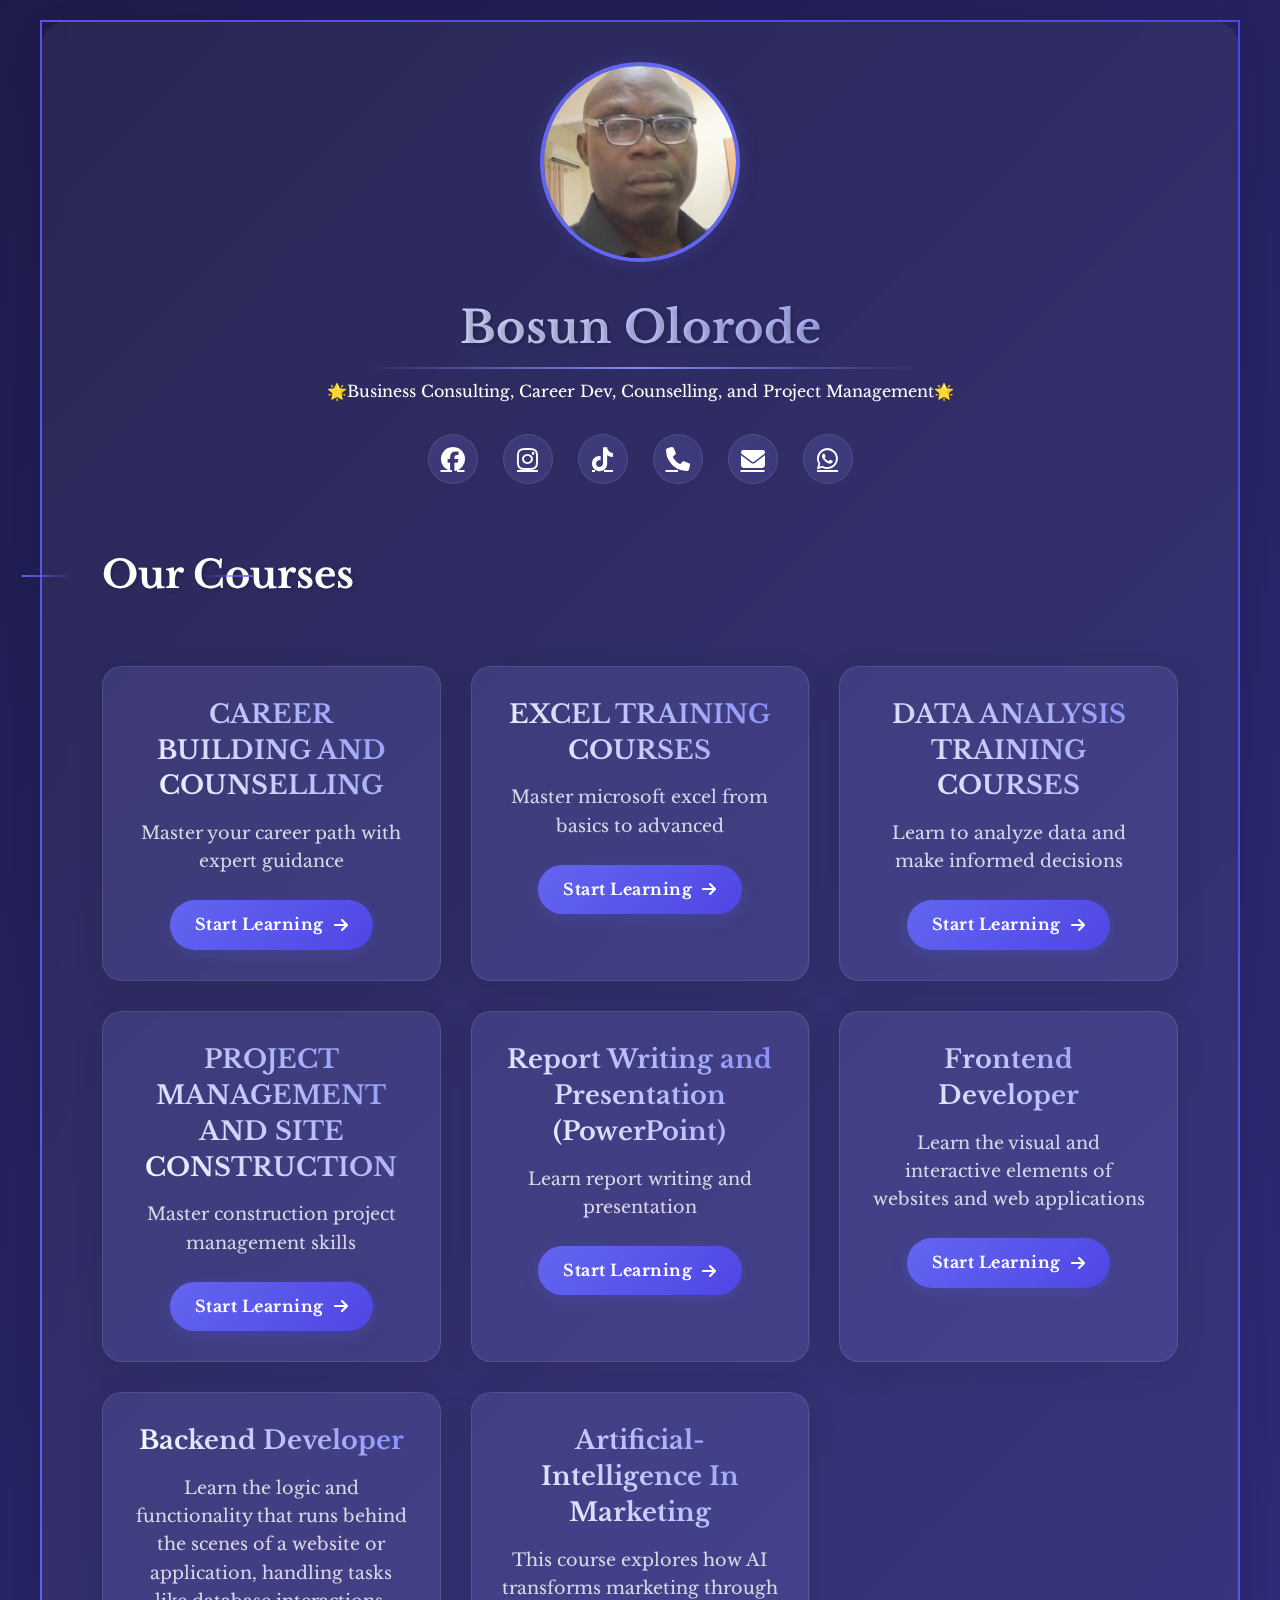
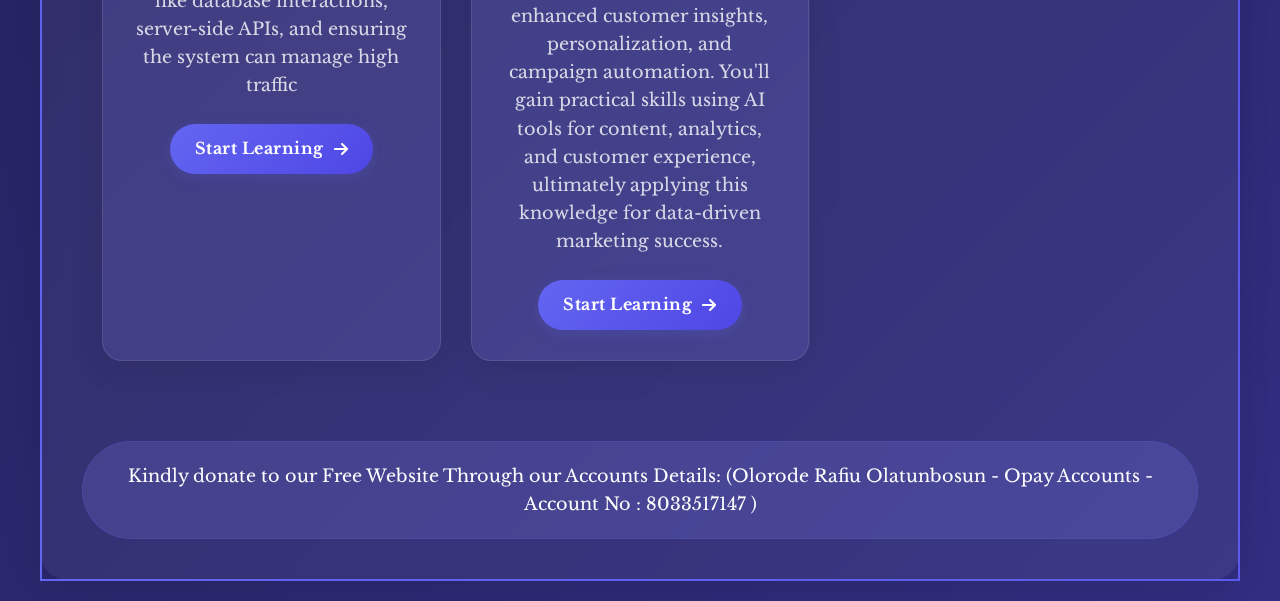
<file: index.html>
<!DOCTYPE html>
<html lang="en">
<head>
    <meta charset="UTF-8">
    <meta name="viewport" content="width=device-width, initial-scale=1.0">
    <meta http-equiv="X-UA-Compatible" content="ie=edge">
    <meta name="description" content="Bosun Olorode - Professional Business Consultant, Career Development Expert, and Project Management Specialist. Offering expert guidance in Excel, Data Analytics, and Project Management.">
    <meta name="keywords" content="Bosun Olorode, Business Consulting, Career Development, Project Management, Excel Training, Data Analytics, Professional Development">
    <meta name="author" content="Bosun Olorode">
    <meta property="og:title" content="Bosun Olorode - Business Consulting & Career Development">
    <meta property="og:description" content="Professional Business Consultant and Career Development Expert offering guidance in Excel, Data Analytics, and Project Management">
    <meta property="og:type" content="website">
    <link rel="stylesheet" href="style.css">
    <link rel="preconnect" href="https://fonts.googleapis.com">
    <link rel="preconnect" href="https://fonts.gstatic.com" crossorigin>
    <link href="https://fonts.googleapis.com/css2?family=Libre+Baskerville:ital,wght@0,400;0,700;1,400&family=Roboto:ital,wght@0,100..900;1,100..900&display=swap" rel="stylesheet">
    <link rel="stylesheet" href="https://cdnjs.cloudflare.com/ajax/libs/font-awesome/6.5.1/css/all.min.css">
    <title>BOSUN OLORODE PROFILE</title>
</head>
<body>
    <div class="main-container">
        <img src="IMAGES/Mr Bosun Image.jpg" alt="Bosun Olorode Image" class="profile-image">
        <div class="profile-container">
            <h1>Bosun Olorode</h1>
            <p>🌟Business Consulting, Career Dev, Counselling, and Project Management🌟</p>
        </div>
      <div class="social-icons">
  <a href="https://www.facebook.com/saliu.olatunbosun" class="social-icon" target="_blank" rel="noopener noreferrer" aria-label="Visit Facebook Profile"><i class="fab fa-facebook"></i></a>
  <a href="https://www.instagram.com/RAFIU.SALIU.OLATUBOSUN" class="social-icon" target="_blank" rel="noopener noreferrer" aria-label="Visit Instagram Profile"><i class="fab fa-instagram"></i></a>
  <a href="https://www.tiktok.com/@bosunolorode2" class="social-icon" target="_blank" rel="noopener noreferrer" aria-label="Visit TikTok Profile"><i class="fab fa-tiktok"></i></a>
  <a href="tel:+2347056520705" class="social-icon" aria-label="Call Phone Number"><i class="fas fa-phone"></i></a>
  <a href="mailto:rafiu.saliu.olatunbosun@gmail.com" class="social-icon" aria-label="Send Email"><i class="fas fa-envelope"></i></a>
  <a href="https://wa.me/447925642637" class="social-icon" aria-label="Message on WhatsApp"><i class="fab fa-whatsapp"></i></a>
</div>

        <div class="courses-section">
            <h2 class="section-title">Our Courses</h2>
            <div class="courses-grid">
                <div class="course-card">
                    <h2>CAREER BUILDING AND COUNSELLING</h2>
                    <p>Master your career path with expert guidance</p>
                    <a href="career-building.html" class="course-button">
                        <span>Start Learning</span>
                        <i class="fas fa-arrow-right"></i>
                    </a>
                </div>

                <div class="course-card">
                    <h2>EXCEL TRAINING COURSES</h2>
                    <p>Master microsoft excel from basics to advanced</p>
                    <a href="excel-course.html" class="course-button">
                        <span>Start Learning</span>
                        <i class="fas fa-arrow-right"></i>
                    </a>
                </div>

                <div class="course-card">
                    <h2>DATA ANALYSIS TRAINING COURSES</h2>
                    <p>Learn to analyze data and make informed decisions</p>
                    <a href="data-analytics.html" class="course-button">
                        <span>Start Learning</span>
                        <i class="fas fa-arrow-right"></i>
                    </a>
                </div>

                <div class="course-card">
                    <h2>PROJECT MANAGEMENT AND SITE CONSTRUCTION</h2>
                    <p>Master construction project management skills</p>
                    <a href="project-management.html" class="course-button">
                        <span>Start Learning</span>
                        <i class="fas fa-arrow-right"></i>
                    </a>
                </div>
                
                
                <div class="course-card">
                    <h2>Report Writing and Presentation (PowerPoint)</h2>
                    <p>Learn report writing and presentation</p>
                    <a href="Report Writing and Presentation.html" class="course-button">
                        <span>Start Learning</span>
                        <i class="fas fa-arrow-right"></i>
                    </a>
               
                 </div>
                 <div class="course-card">
                    <h2>Frontend Developer</h2>
                    <p>Learn the visual and interactive elements of websites and web applications</p>
                    <a href="Frontend.html" class="course-button" >
                        <span>Start Learning</span>
                        <i class="fas fa-arrow-right"></i>
                    </a>
               
                 </div>
                  <div class="course-card">
                    <h2>Backend Developer</h2>
                    <p>Learn the logic and functionality that runs behind the scenes of a website or application, handling tasks like database interactions, server-side APIs, and ensuring the system can manage high traffic</p>
                    <a href="Backend.html" class="course-button" >
                        <span>Start Learning</span>
                        <i class="fas fa-arrow-right"></i>
                    </a>
               
                 </div>
                    <div class="course-card">
                    <h2>Artificial-Intelligence In Marketing</h2>
                    <p>This course explores how AI transforms marketing through enhanced customer insights, personalization, and campaign automation. You'll gain practical skills using AI tools for content, analytics, and customer experience, ultimately applying this knowledge for data-driven marketing success.</p>
                    <a href="./Artificial-Intelligence In Marketing.html" class="course-button" >
                        <span>Start Learning</span>
                        <i class="fas fa-arrow-right"></i>
                    </a>
               
                 </div>
        </div>
        <div class="donation-container">
            <p class="donation-message">
                Kindly donate to our Free Website Through our Accounts Details: (Olorode Rafiu Olatunbosun - Opay Accounts - Account No : 8033517147 )
            </p>
        </div>
    </div>
</body>
</html>
</file>
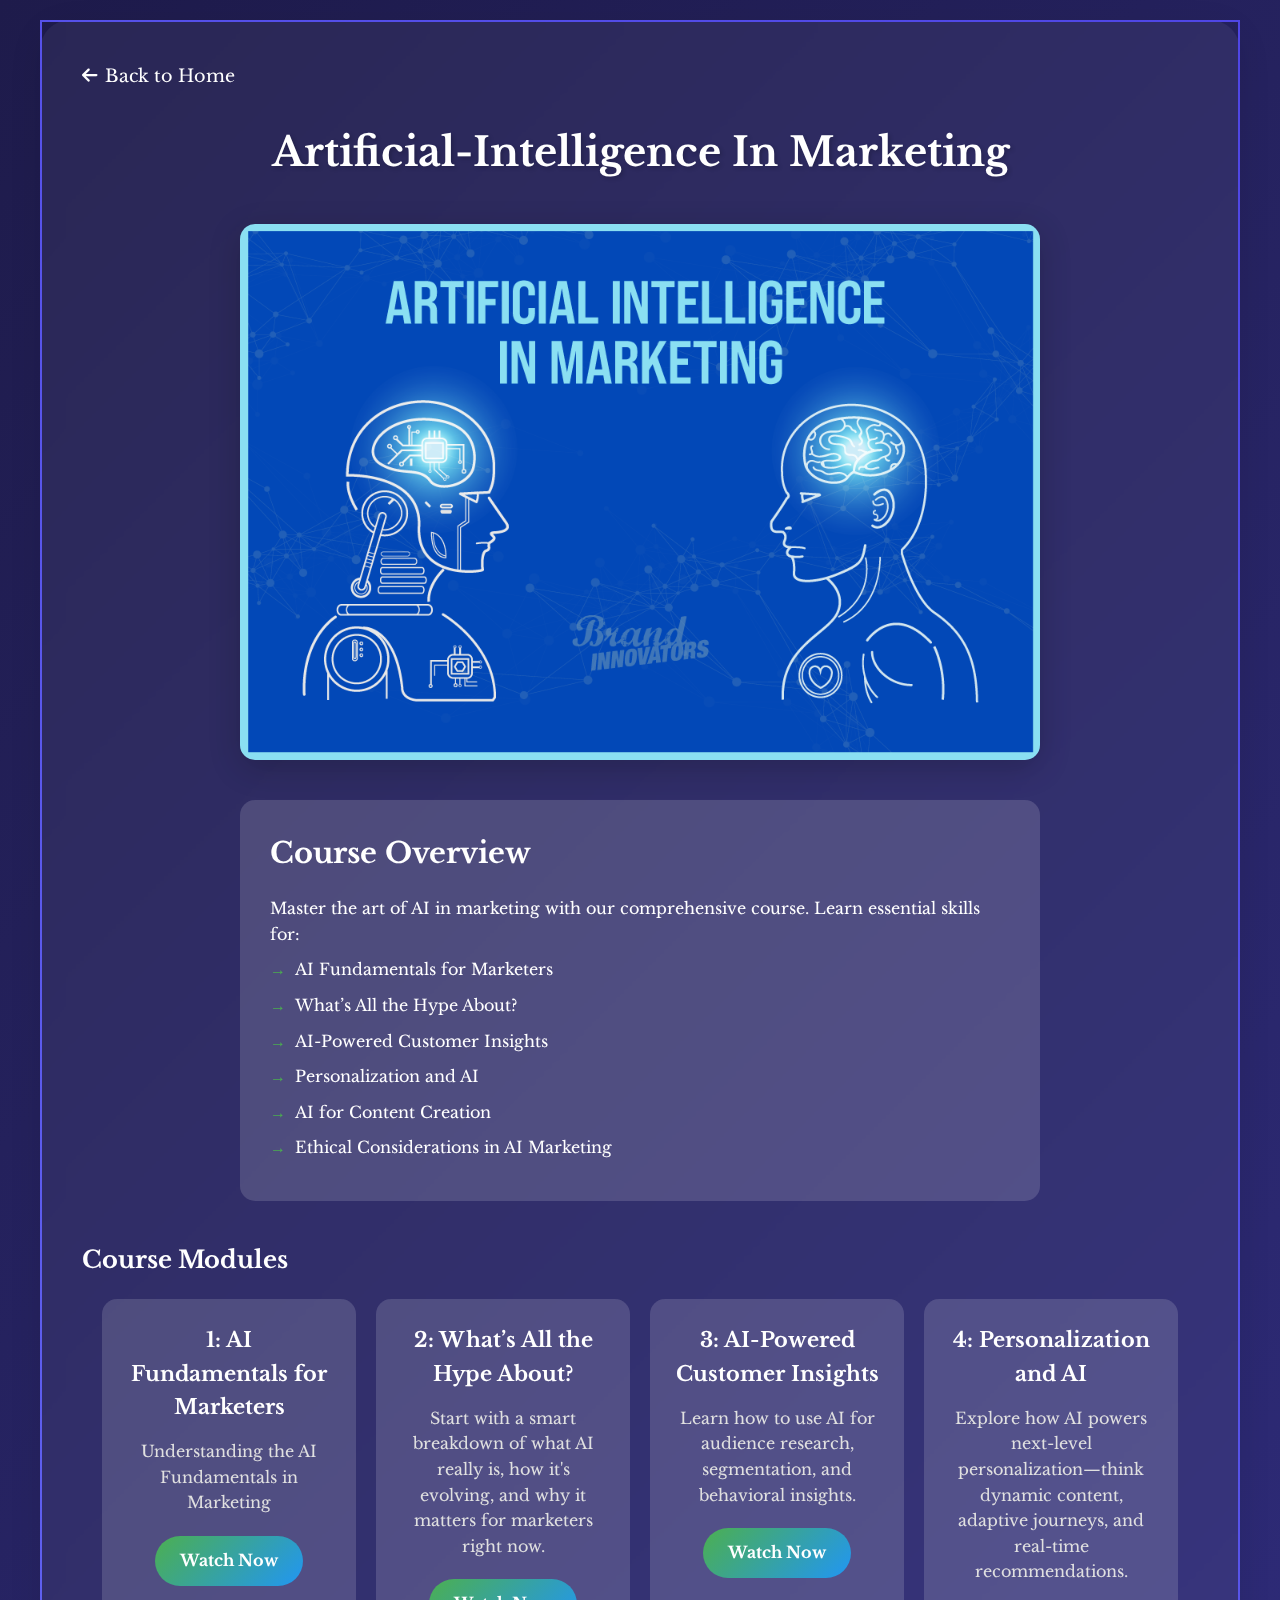
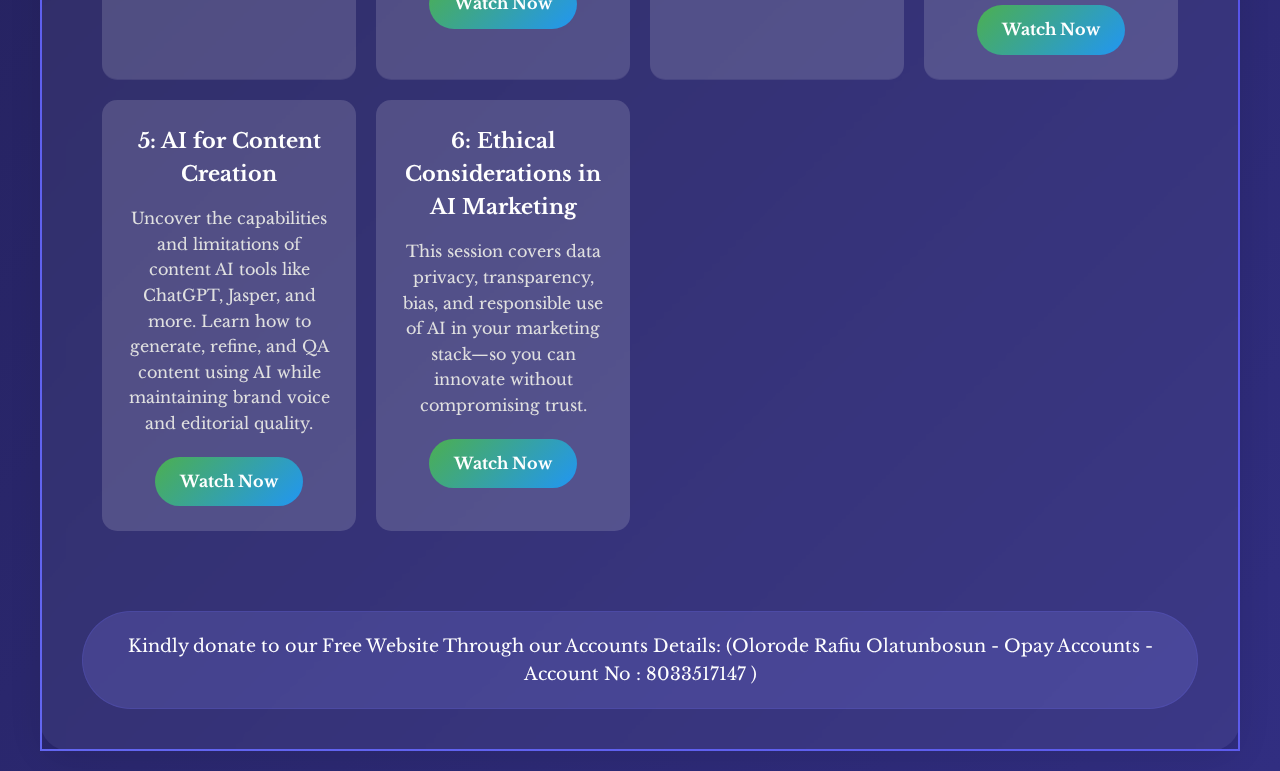
<file: Artificial-Intelligence In Marketing.html>
<!DOCTYPE html>
<html lang="en">
<head>
    <meta charset="UTF-8">
    <meta name="viewport" content="width=device-width, initial-scale=1.0">
    <meta http-equiv="X-UA-Compatible" content="ie=edge">
    <link rel="stylesheet" href="style.css">
    <link rel="preconnect" href="https://fonts.googleapis.com">
    <link rel="preconnect" href="https://fonts.gstatic.com" crossorigin>
    <link href="https://fonts.googleapis.com/css2?family=Libre+Baskerville:ital,wght@0,400;0,700;1,400&family=Roboto:ital,wght@0,100..900;1,100..900&display=swap" rel="stylesheet">
    <link rel="stylesheet" href="https://cdnjs.cloudflare.com/ajax/libs/font-awesome/6.5.1/css/all.min.css">
    <title>Artificial-Intelligence In Marketing - Bosun Olorode</title>
</head>
<body>
    <div class="main-container course-page">
        <a href="index.html" class="back-button"><i class="fas fa-arrow-left"></i> Back to Home</a>
        <h1 class="course-title">Artificial-Intelligence In Marketing</h1>
        <div class="course-content">
            <div class="course-header-image">
                <img src="./IMAGES/AI-In-Marketing.png" alt="Career Building and Counselling" class="header-image">
            </div>
            <div class="course-description">
                <h2>Course Overview</h2>
                <p>Master the art of AI in marketing with our comprehensive course. Learn essential skills for:</p>
                <ul>
                    <li>AI Fundamentals for Marketers</li>
                    <li>What’s All the Hype About?</li>
                    <li>AI-Powered Customer Insights</li>
                    <li>Personalization and AI</li>
                    <li>AI for Content Creation</li>
                    <li>Ethical Considerations in AI Marketing</li>
                </ul>
            </div>
            <div class="course-modules">
                <h2>Course Modules</h2>
                <div class="module-grid">
                    <div class="module-card">
                        <h3>1: AI Fundamentals for Marketers</h3>
                        <p>Understanding the AI Fundamentals in Marketing</p>
                        <a href="https://youtu.be/nVyD6THcvDQ?si=2e02uN_-q9Saw6f4" class="module-button">Watch Now</a>
                    </div>
                    <div class="module-card">
                        <h3>2: What’s All the Hype About?</h3>
                        <p>Start with a smart breakdown of what AI really is, how it's evolving, and why it matters for marketers right now.</p>
                        <a href="https://youtu.be/OJIfWUz5fS4?si=cB3di-bLlcA2vtCy" class="module-button">Watch Now</a>
                    </div>
                    <div class="module-card">
                        <h3>3: AI-Powered Customer Insights</h3>
                        <p>Learn how to use AI for audience research, segmentation, and behavioral insights.</p>
                        <a href="https://youtu.be/evGn9rPmm1s?si=GixKDfOybmL_K0N7"class="module-button">Watch Now</a>
                    </div>
                    <div class="module-card">
                        <h3>4: Personalization and AI</h3>
                        <p>Explore how AI powers next-level personalization—think dynamic content, adaptive journeys, and real-time recommendations.</p>
                        <a href="https://youtu.be/HC-sItk_9dg?si=fXjWfP7DhT3w5rRR" class="module-button">Watch Now</a>
                    </div>
                    <div class="module-card">
                        <h3>5: AI for Content Creation</h3>
                        <p>Uncover the capabilities and limitations of content AI tools like ChatGPT, Jasper, and more. Learn how to generate, refine, and QA content using AI while maintaining brand voice and editorial quality.</p>
                        <a href="https://youtu.be/53Yibs0eo08?si=8Q_6zCgUd5OW22_x" class="module-button">Watch Now</a>
                    </div>
                    <div class="module-card">
                        <h3>6: Ethical Considerations in AI Marketing</h3>
                        <p>This session covers data privacy, transparency, bias, and responsible use of AI in your marketing stack—so you can innovate without compromising trust.</p>
                        <a href="https://youtu.be/UTWqJ76r0kM?si=H1tEnR-75tEYZlXV" class="module-button">Watch Now</a>
                    </div>
                </div>
            </div>
        </div>
        <div class="donation-container">
            <p class="donation-message">
                Kindly donate to our Free Website Through our Accounts Details: (Olorode Rafiu Olatunbosun - Opay Accounts - Account No : 8033517147 )
            </p>
        </div>
    </div>
</body>
</html>
</file>
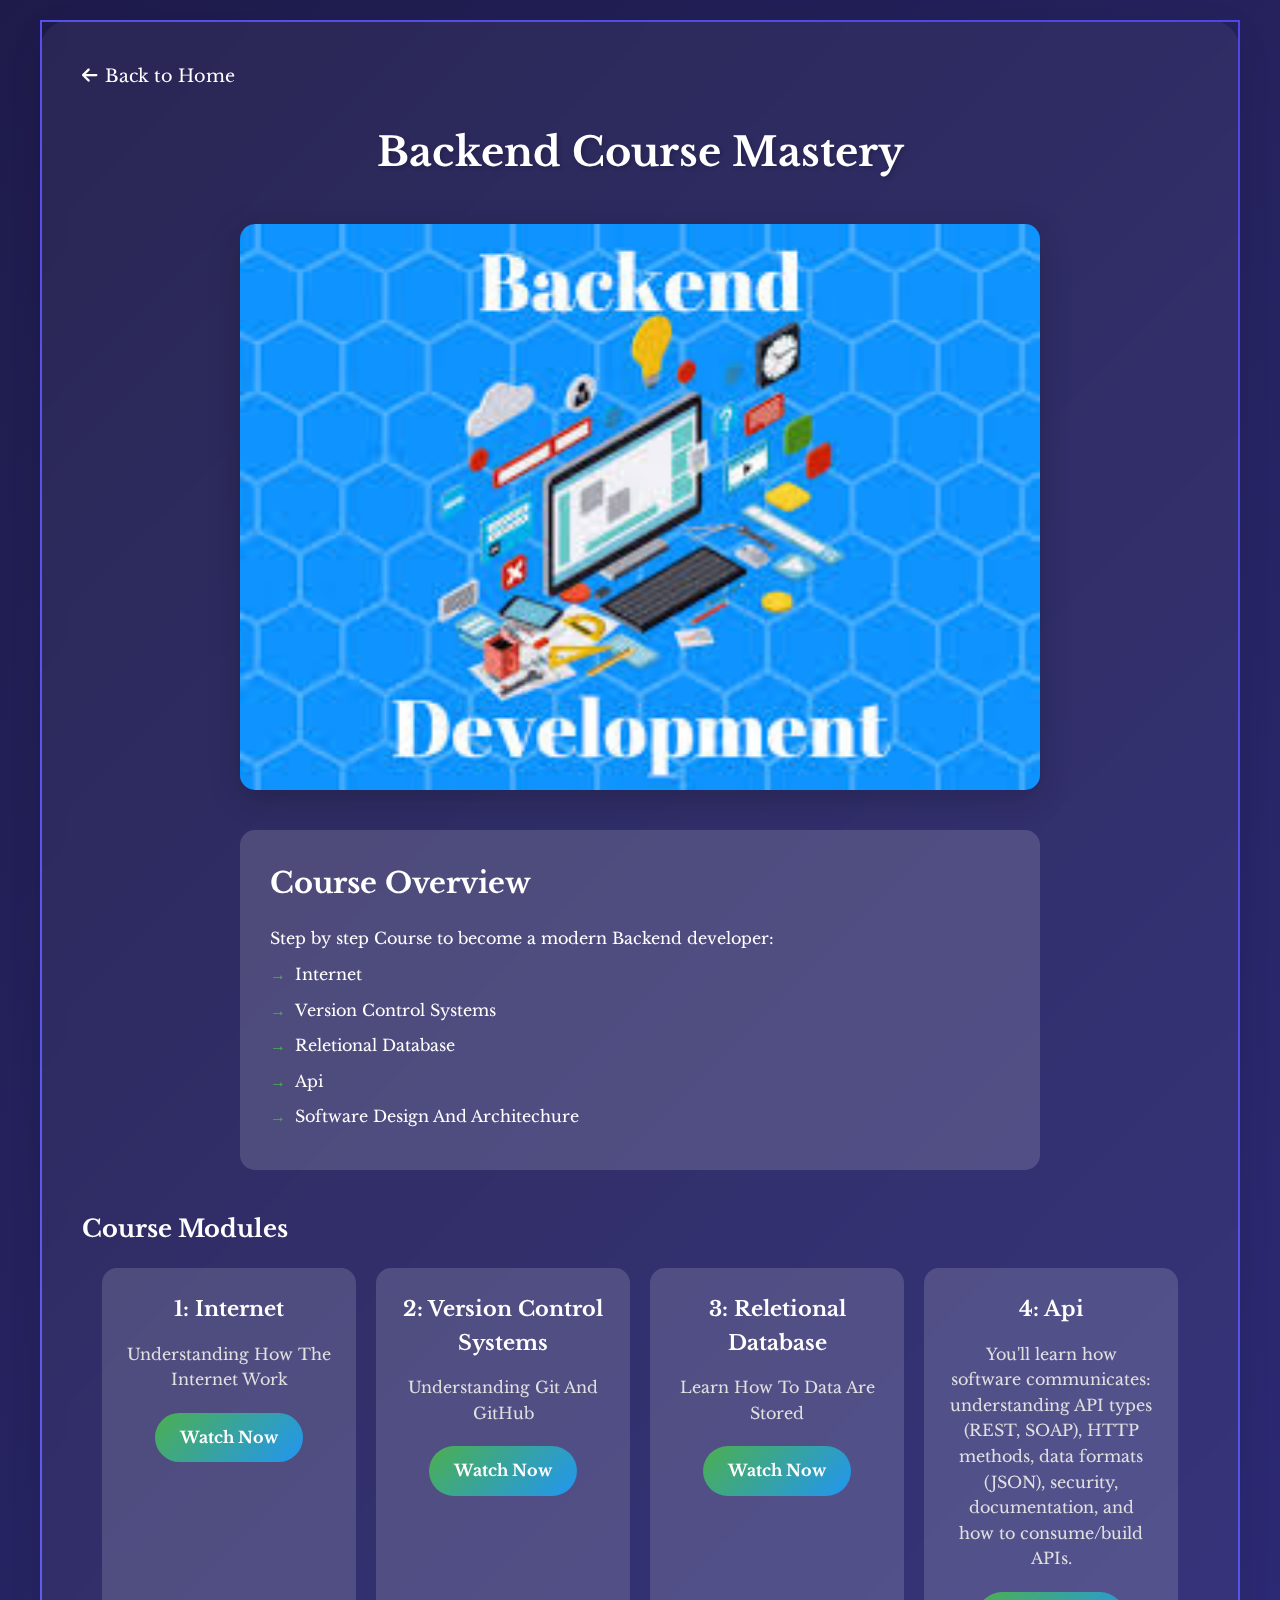
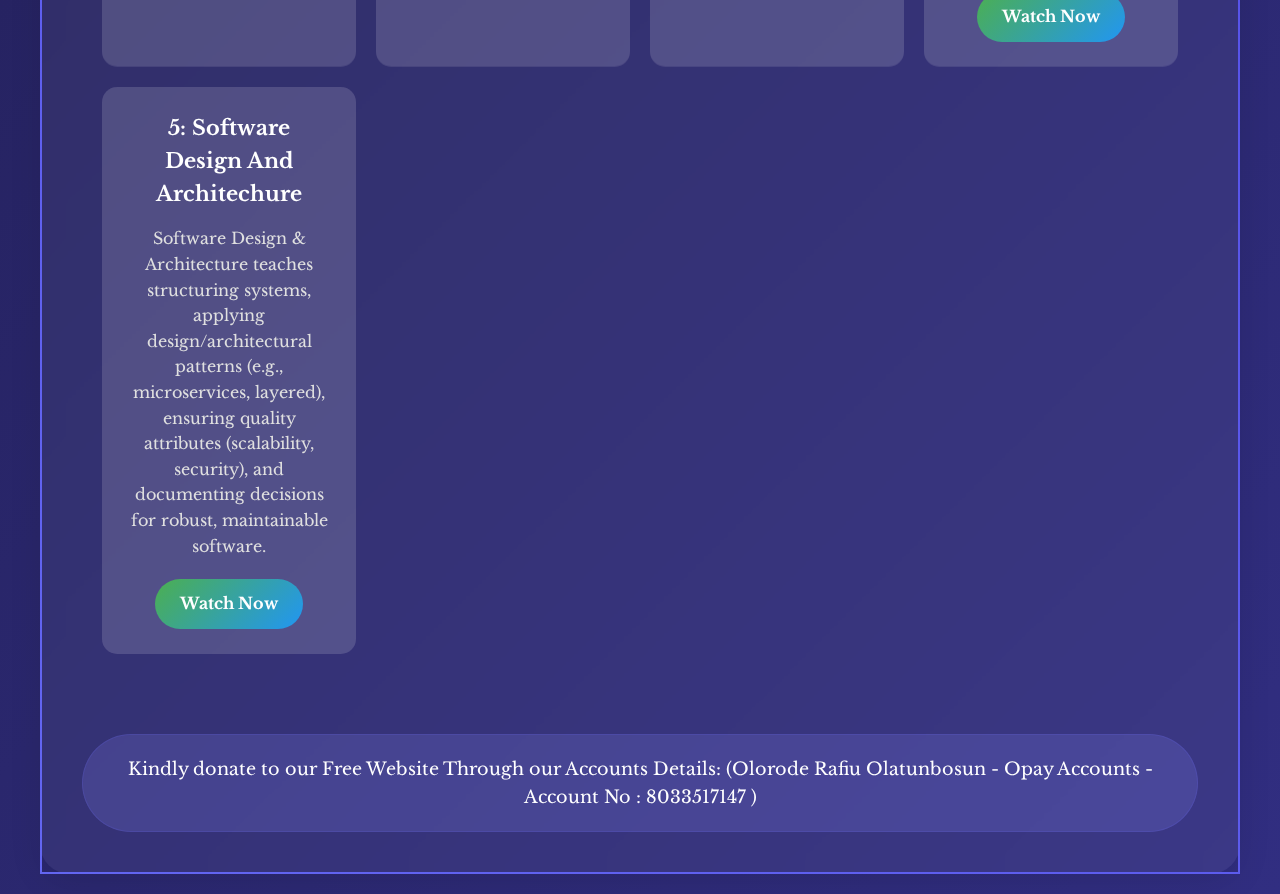
<file: Backend.html>
<!DOCTYPE html>
<html lang="en">
<head>
    <meta charset="UTF-8">
    <meta name="viewport" content="width=device-width, initial-scale=1.0">
    <meta http-equiv="X-UA-Compatible" content="ie=edge">
    <link rel="stylesheet" href="style.css">
    <link rel="preconnect" href="https://fonts.googleapis.com">
    <link rel="preconnect" href="https://fonts.gstatic.com" crossorigin>
    <link href="https://fonts.googleapis.com/css2?family=Libre+Baskerville:ital,wght@0,400;0,700;1,400&family=Roboto:ital,wght@0,100..900;1,100..900&display=swap" rel="stylesheet">
    <link rel="stylesheet" href="https://cdnjs.cloudflare.com/ajax/libs/font-awesome/6.5.1/css/all.min.css">
    <title>Backend Course - Bosun Olorode</title>
</head>
<body>
    <div class="main-container course-page">
        <a href="index.html" class="back-button"><i class="fas fa-arrow-left"></i> Back to Home</a>
        <h1 class="course-title">Backend Course Mastery</h1>
        <div id="courseContent" class="course-content">
            <div class="course-header-image">
                <img src="IMAGES/Backend image.jpeg" alt="Frontend image" class="header-image">
            </div>
            <div class="course-description">
                <h2>Course Overview</h2>
                <p>Step by step Course to become a modern Backend developer:</p>
                <ul>
                    <li>Internet</li>
                    <li>Version Control Systems</li>
                    <li>Reletional Database</li>
                    <li>Api</li>
                    <li>Software Design And Architechure </li>
                   
                </ul>
            </div>
            <div class="course-modules">
                <h2>Course Modules</h2>
                <div class="module-grid">
                    <div class="module-card">
                        <h3>1: Internet</h3>
                        <p>Understanding How The Internet Work</p>
                        <a href="https://youtu.be/LgXzzu68j7M?si=tizYf6fe2-fugsJY" class="module-button" target="_blank" rel="noopener">Watch Now</a>
                    </div>
                     <div class="module-card">
                        <h3>2: Version Control Systems</h3>
                        <p>Understanding Git And GitHub</p>
                        <a href="https://youtu.be/RGOj5yH7evk?si=EqX334s64qLMd1qD" class="module-button" target="_blank" rel="noopener">Watch Now</a>
                    </div>
                    <div class="module-card">
                        <h3>3: Reletional Database</h3>
                        <p>Learn How To Data Are Stored</p>
                        <a href="https://youtu.be/HXV3zeQKqGY?si=SGAtKNVLmAFjbiQq" class="module-button" target="_blank" rel="noopener" >Watch Now</a>
                    </div>
                    <div class="module-card">
                        <h3>4: Api</h3>
                        <p>You'll learn how software communicates: understanding API types (REST, SOAP), HTTP methods, data formats (JSON), security, documentation, and how to consume/build APIs.</p>
                        <a href="https://youtube.com/playlist?list=PLZPZq0r_RZOONc3kkuRmBOlj67YAG6jqo&si=i4MdpI1lwO3jc2V0" class="module-button" target="_blank" rel="noopener">Watch Now</a>
                    </div>
                    <div class="module-card">
                        <h3>5: Software Design And Architechure</h3>
                        <p>Software Design & Architecture teaches structuring systems, applying design/architectural patterns (e.g., microservices, layered), ensuring quality attributes (scalability, security), and documenting decisions for robust, maintainable software.</p>
                        <a href="Software Design & Architecture teaches structuring systems, applying design/architectural patterns (e.g., microservices, layered), ensuring quality attributes (scalability, security), and documenting decisions for robust, maintainable software." class="module-button" target="_blank" rel="noopener">Watch Now</a>
                    </div>
                    
                   
                </div>
            </div>
            <div class="donation-container">
            <p class="donation-message">
                Kindly donate to our Free Website Through our Accounts Details: (Olorode Rafiu Olatunbosun - Opay Accounts - Account No : 8033517147 )
            </p>
        </div>
        </div>
    </div>
</body>
</html>
</file>
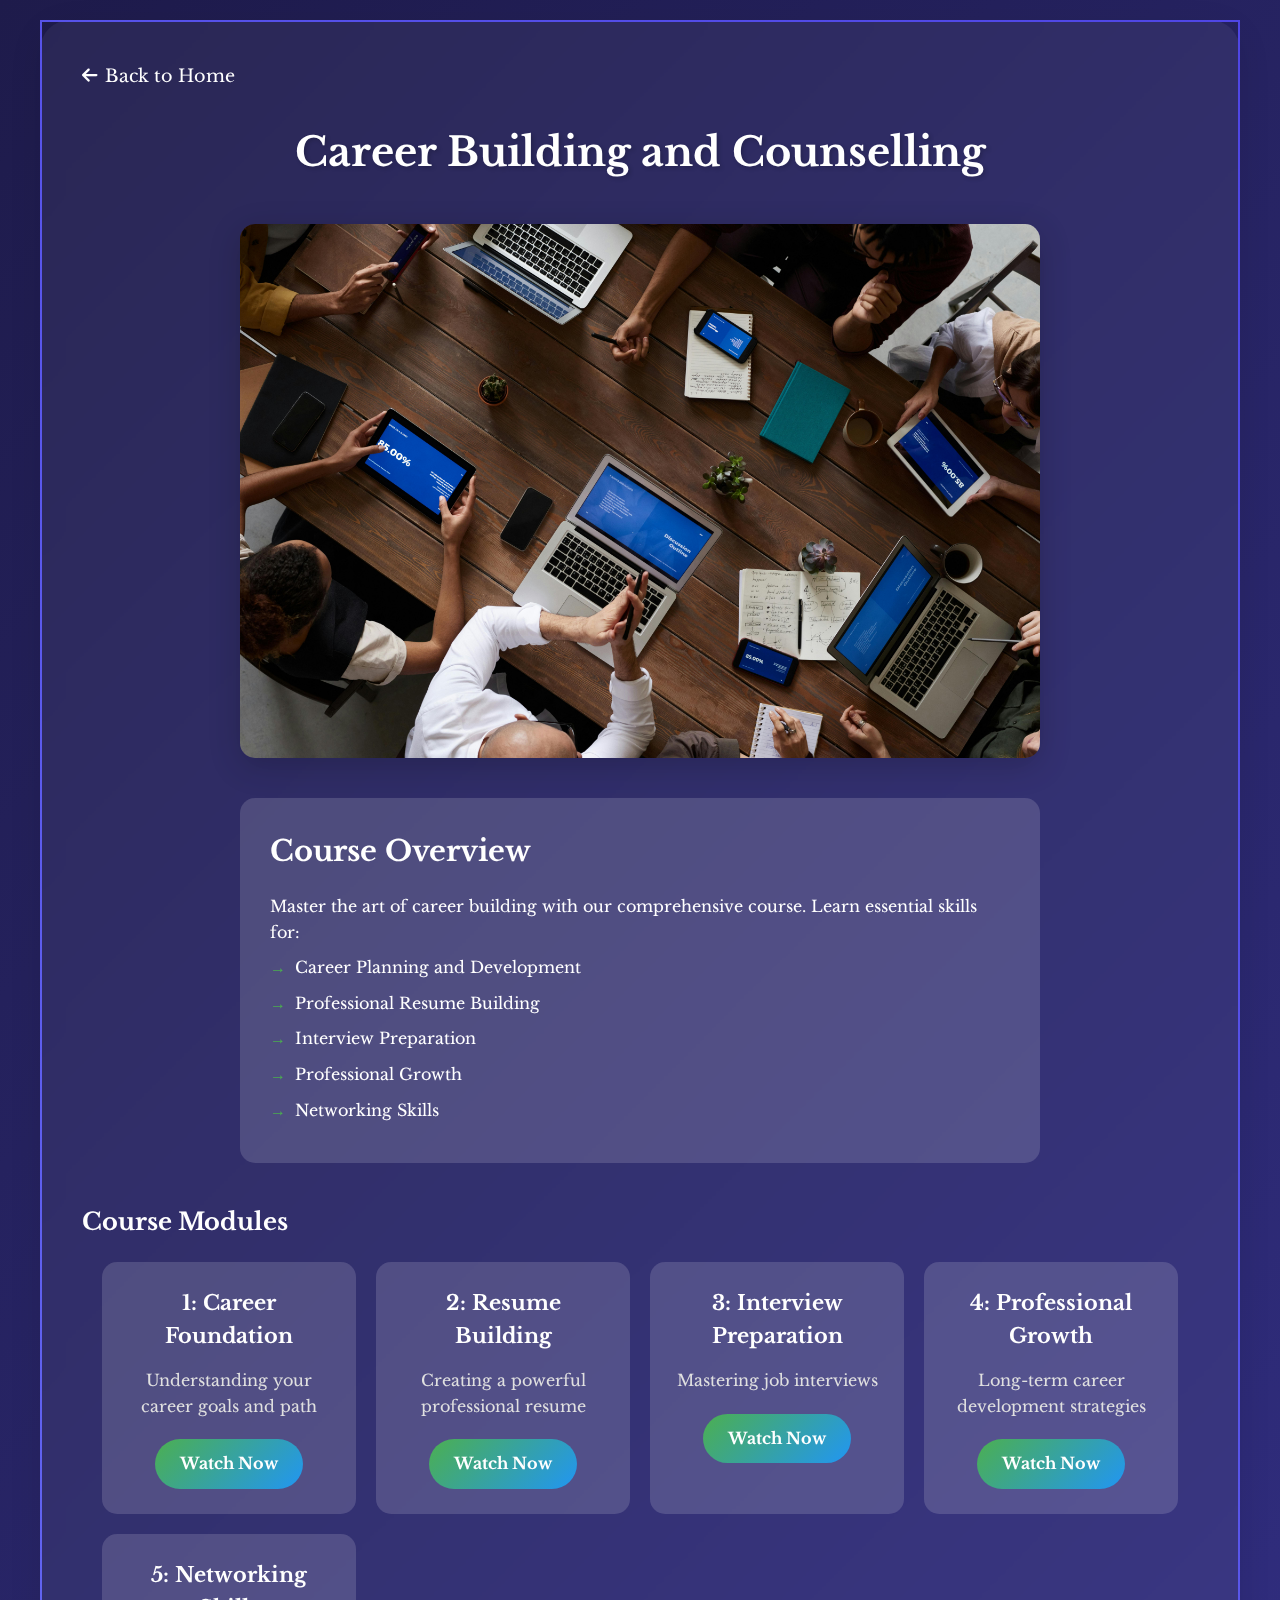
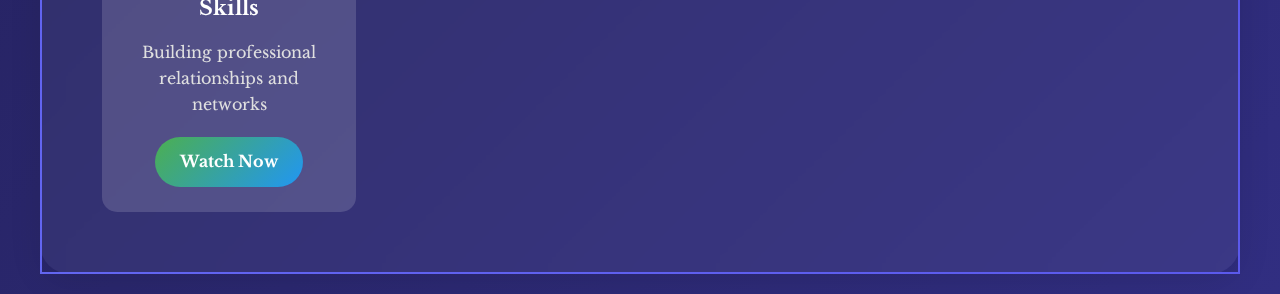
<file: career-building.html>
<!DOCTYPE html>
<html lang="en">
<head>
    <meta charset="UTF-8">
    <meta name="viewport" content="width=device-width, initial-scale=1.0">
    <meta http-equiv="X-UA-Compatible" content="ie=edge">
    <link rel="stylesheet" href="style.css">
    <link rel="preconnect" href="https://fonts.googleapis.com">
    <link rel="preconnect" href="https://fonts.gstatic.com" crossorigin>
    <link href="https://fonts.googleapis.com/css2?family=Libre+Baskerville:ital,wght@0,400;0,700;1,400&family=Roboto:ital,wght@0,100..900;1,100..900&display=swap" rel="stylesheet">
    <link rel="stylesheet" href="https://cdnjs.cloudflare.com/ajax/libs/font-awesome/6.5.1/css/all.min.css">
    <title>Career Building and Counselling - Bosun Olorode</title>
</head>
<body>
    <div class="main-container course-page">
        <a href="index.html" class="back-button"><i class="fas fa-arrow-left"></i> Back to Home</a>
        <h1 class="course-title">Career Building and Counselling</h1>
        <div class="course-content">
            <div class="course-header-image">
                <img src="IMAGES/career-building-header.jpg" alt="Career Building and Counselling" class="header-image">
            </div>
            <div class="course-description">
                <h2>Course Overview</h2>
                <p>Master the art of career building with our comprehensive course. Learn essential skills for:</p>
                <ul>
                    <li>Career Planning and Development</li>
                    <li>Professional Resume Building</li>
                    <li>Interview Preparation</li>
                    <li>Professional Growth</li>
                    <li>Networking Skills</li>
                </ul>
            </div>
            <div class="course-modules">
                <h2>Course Modules</h2>
                <div class="module-grid">
                    <div class="module-card">
                        <h3>1: Career Foundation</h3>
                        <p>Understanding your career goals and path</p>
                        <a href="https://youtu.be/NAf_N5m4ZJM" class="module-button">Watch Now</a>
                    </div>
                    <div class="module-card">
                        <h3>2: Resume Building</h3>
                        <p>Creating a powerful professional resume</p>
                        <a href="https://www.youtube.com/embed/y8YH0Qbu5h4" class="module-button">Watch Now</a>
                    </div>
                    <div class="module-card">
                        <h3>3: Interview Preparation</h3>
                        <p>Mastering job interviews</p>
                        <a href="https://youtu.be/Neff3lXH-Jk?si=aIVs6lthZkcOzNmd"class="module-button">Watch Now</a>
                    </div>
                    <div class="module-card">
                        <h3>4: Professional Growth</h3>
                        <p>Long-term career development strategies</p>
                        <a href="https://youtu.be/6Ct9VfAnneg?si=yvdrlN8qQoHKwQq0" class="module-button">Watch Now</a>
                    </div>
                    <div class="module-card">
                        <h3>5: Networking Skills</h3>
                        <p>Building professional relationships and networks</p>
                        <a href="https://youtu.be/OVf5c7NthSw?si=BytGGnHTwiFW3xTN" class="module-button">Watch Now</a>
                    </div>
                </div>
            </div>
        </div>
    </div>
</body>
</html>
</file>
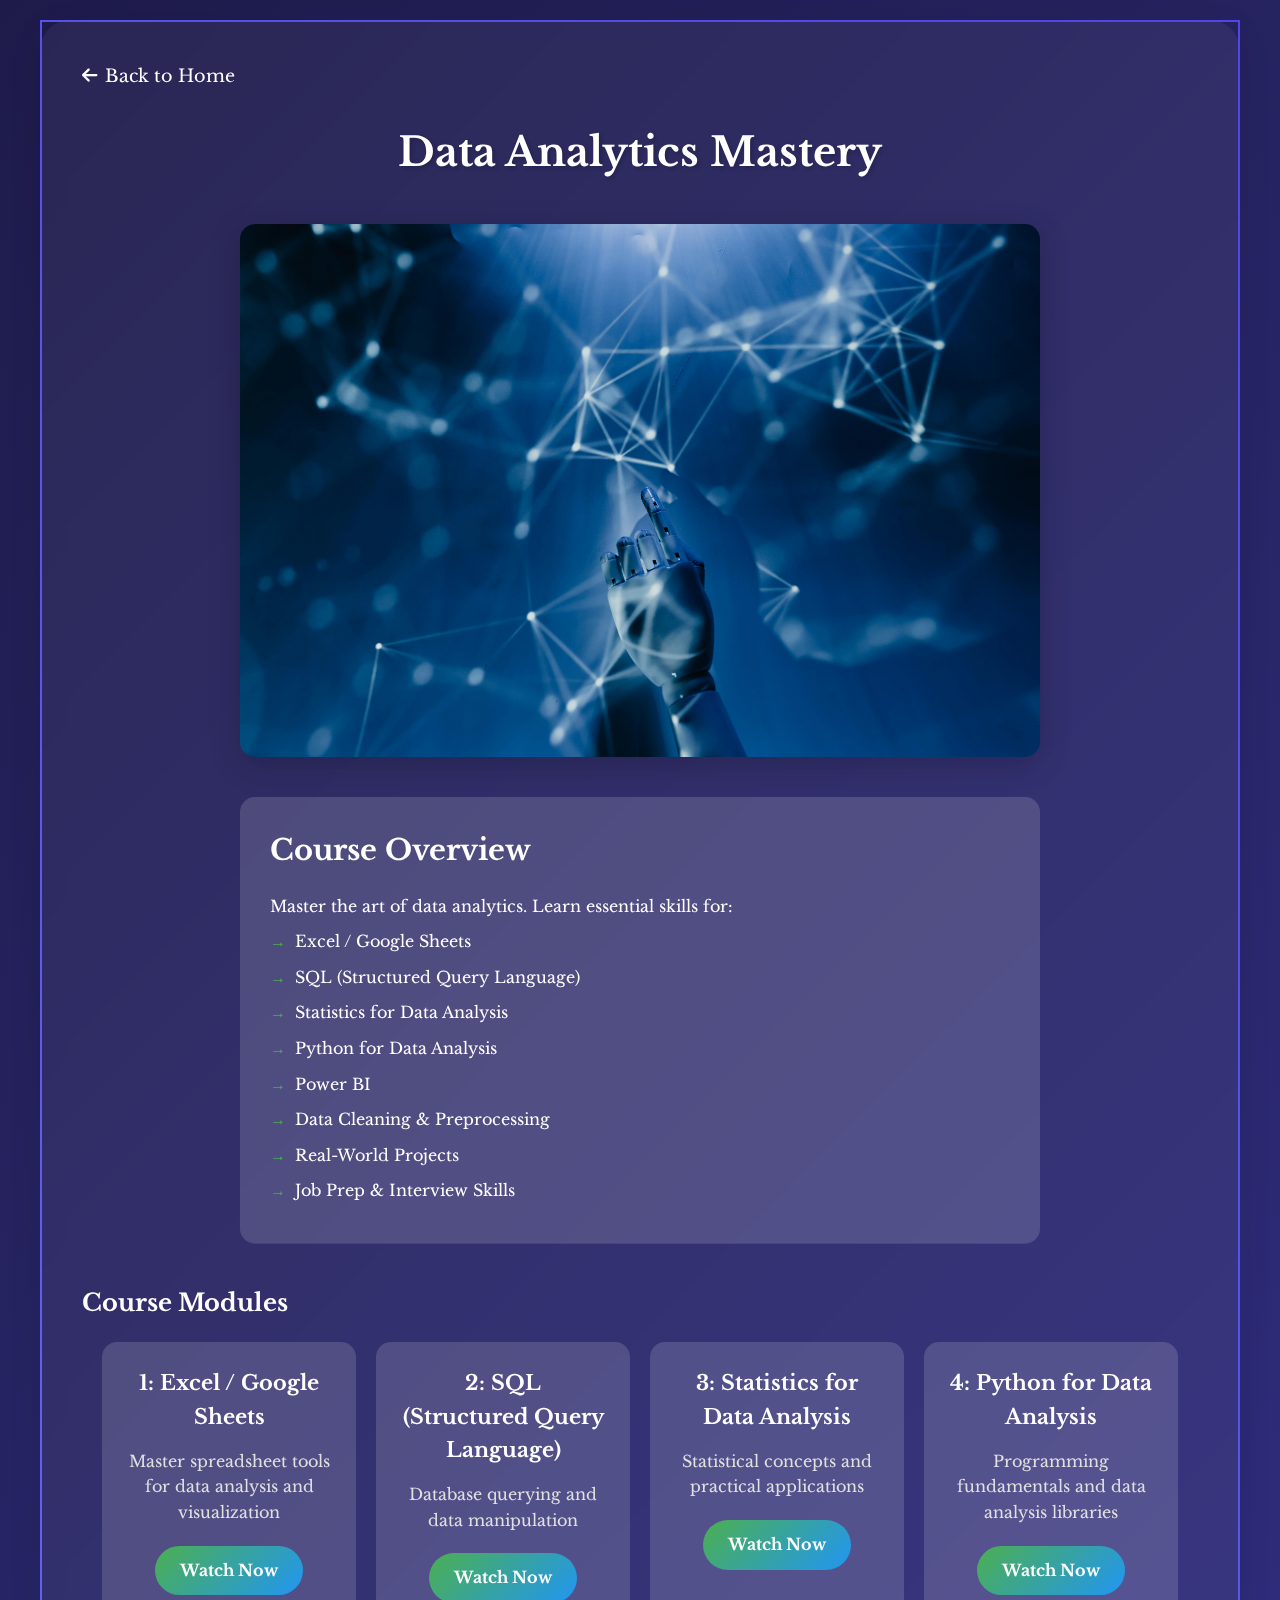
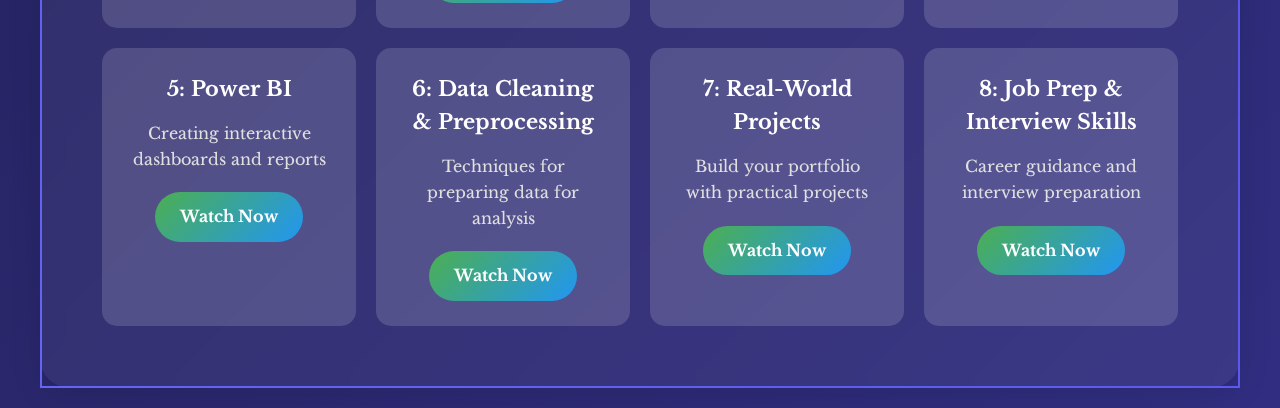
<file: data-analytics.html>
<!DOCTYPE html>
<html lang="en">
<head>
    <meta charset="UTF-8">
    <meta name="viewport" content="width=device-width, initial-scale=1.0">
    <meta http-equiv="X-UA-Compatible" content="ie=edge">
    <link rel="stylesheet" href="style.css">
    <link rel="preconnect" href="https://fonts.googleapis.com">
    <link rel="preconnect" href="https://fonts.gstatic.com" crossorigin>
    <link href="https://fonts.googleapis.com/css2?family=Libre+Baskerville:ital,wght@0,400;0,700;1,400&family=Roboto:ital,wght@0,100..900;1,100..900&display=swap" rel="stylesheet">
    <link rel="stylesheet" href="https://cdnjs.cloudflare.com/ajax/libs/font-awesome/6.5.1/css/all.min.css">
    <title>Data Analytics Course - Bosun Olorode</title>
</head>
<body>
    <div class="main-container course-page">
        <a href="index.html" class="back-button"><i class="fas fa-arrow-left"></i> Back to Home</a>
        <h1 class="course-title">Data Analytics Mastery</h1>
        
        <div id="courseContent" class="course-content">
            <div class="course-header-image">
                <img src="IMAGES/data-analytics-header.jpg" alt="Data Analytics Mastery" class="header-image">
            </div>
            <div class="course-description">
                <h2>Course Overview</h2>
                <p>Master the art of data analytics. Learn essential skills for:</p>
                <ul>
                    <li>Excel / Google Sheets</li>
                    <li>SQL (Structured Query Language)</li>
                    <li>Statistics for Data Analysis</li>
                    <li>Python for Data Analysis</li>
                    <li>Power BI</li>
                    <li>Data Cleaning & Preprocessing</li>
                    <li>Real-World Projects</li>
                    <li>Job Prep & Interview Skills</li>
                </ul>
            </div>
            <div class="course-modules">
                <h2>Course Modules</h2>
                <div class="module-grid">
                    <div class="module-card">
                        <h3>1: Excel / Google Sheets</h3>
                        <p>Master spreadsheet tools for data analysis and visualization</p>
                        <a href="https://www.youtube.com/watch?v=Vl0H-qTclOg" class="module-button" target="_blank" rel="noopener">Watch Now</a>
                    </div>
                    <div class="module-card">
                        <h3>2: SQL (Structured Query Language)</h3>
                        <p>Database querying and data manipulation</p>
                        <a href="https://www.youtube.com/watch?v=27axs9dO7AE" class="module-button" target="_blank" rel="noopener">Watch Now</a>
                    </div>
                    <div class="module-card">
                        <h3>3: Statistics for Data Analysis</h3>
                        <p>Statistical concepts and practical applications</p>
                        <a href="https://www.youtube.com/watch?v=xxpc-HPKN28" class="module-button" target="_blank" rel="noopener">Watch Now</a>
                    </div>
                    <div class="module-card">
                        <h3>4: Python for Data Analysis</h3>
                        <p>Programming fundamentals and data analysis libraries</p>
                        <a href="https://www.youtube.com/watch?v=vmEHCJofslg" class="module-button" target="_blank" rel="noopener">Watch Now</a>
                    </div>
                    <div class="module-card">
                        <h3>5: Power BI</h3>
                        <p>Creating interactive dashboards and reports</p>
                        <a href="https://www.youtube.com/watch?v=AGrl-H87pRU" class="module-button" target="_blank" rel="noopener">Watch Now</a>
                    </div>
                    <div class="module-card">
                        <h3>6: Data Cleaning & Preprocessing</h3>
                        <p>Techniques for preparing data for analysis</p>
                        <a href="https://youtu.be/bDhvCp3_lYw?si=LLz-UwBj7uUrQjy8" class="module-button" target="_blank" rel="noopener">Watch Now</a>
                    </div>
                    <div class="module-card">
                        <h3>7: Real-World Projects</h3>
                        <p>Build your portfolio with practical projects</p>
                        <a href="https://youtu.be/TC6xYyO320E?si=FHIUmtqWHaIiFOKi" class="module-button" target="_blank" rel="noopener">Watch Now</a>
                    </div>
                    <div class="module-card">
                        <h3>8: Job Prep & Interview Skills</h3>
                        <p>Career guidance and interview preparation</p>
                        <a href="https://youtu.be/mlCOU8KvAvA?si=72kb-Y9qnCs6Aodx" class="module-button" target="_blank" rel="noopener">Watch Now</a>
                    </div>
                </div>
            </div>
        </div>
    </div>
    
  
</body>
</html>
</file>
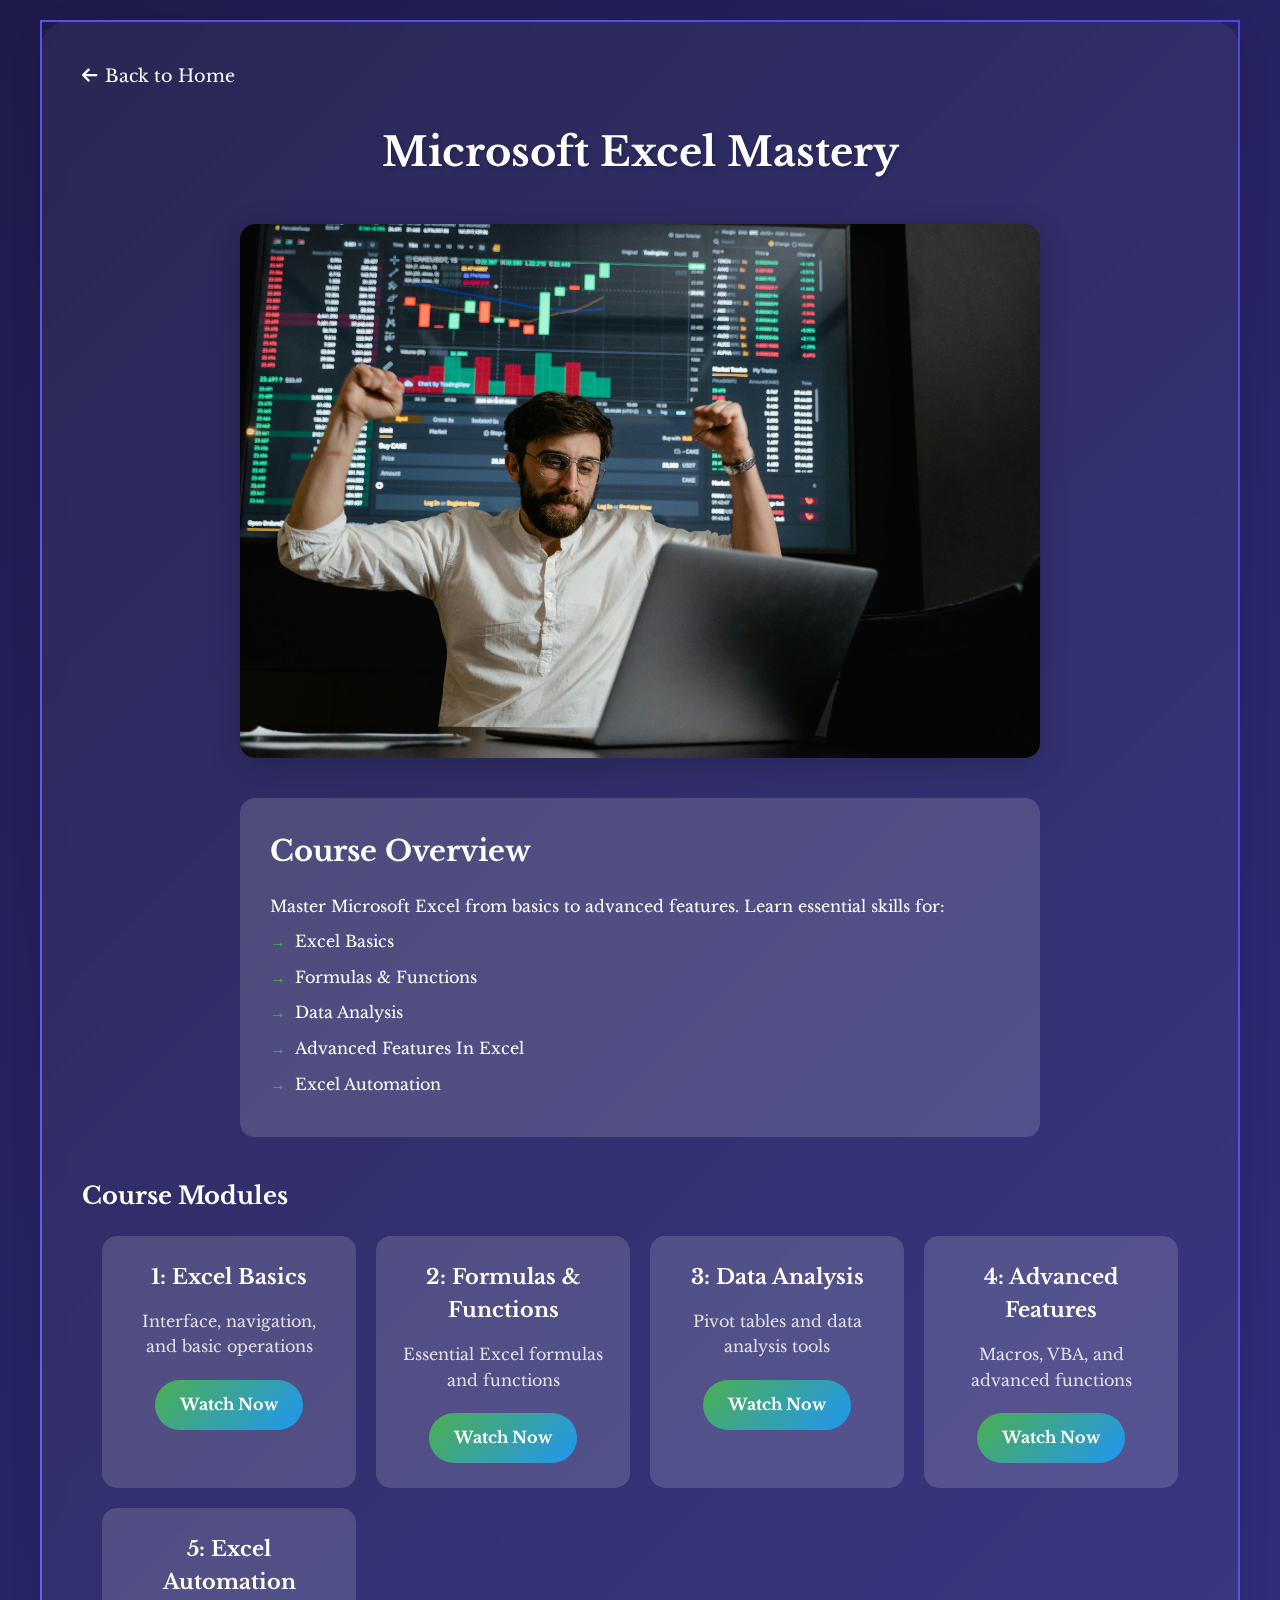
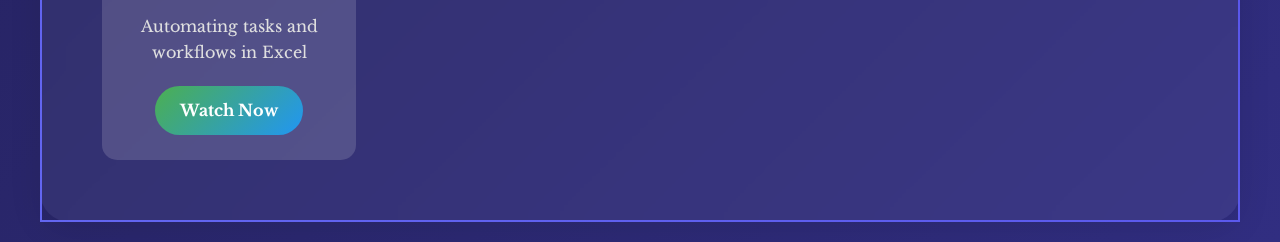
<file: excel-course.html>
<!DOCTYPE html>
<html lang="en">
<head>
    <meta charset="UTF-8">
    <meta name="viewport" content="width=device-width, initial-scale=1.0">
    <meta http-equiv="X-UA-Compatible" content="ie=edge">
    <link rel="stylesheet" href="style.css">
    <link rel="preconnect" href="https://fonts.googleapis.com">
    <link rel="preconnect" href="https://fonts.gstatic.com" crossorigin>
    <link href="https://fonts.googleapis.com/css2?family=Libre+Baskerville:ital,wght@0,400;0,700;1,400&family=Roboto:ital,wght@0,100..900;1,100..900&display=swap" rel="stylesheet">
    <link rel="stylesheet" href="https://cdnjs.cloudflare.com/ajax/libs/font-awesome/6.5.1/css/all.min.css">
    <title>Excel Course - Bosun Olorode</title>
</head>
<body>
    <div class="main-container course-page">
        <a href="index.html" class="back-button"><i class="fas fa-arrow-left"></i> Back to Home</a>
        <h1 class="course-title">Microsoft Excel Mastery</h1>
        <div id="courseContent" class="course-content">
            <div class="course-header-image">
                <img src="IMAGES/excel-header.jpg" alt="Microsoft Excel Mastery" class="header-image">
            </div>
            <div class="course-description">
                <h2>Course Overview</h2>
                <p>Master Microsoft Excel from basics to advanced features. Learn essential skills for:</p>
                <ul>
                    <li>Excel Basics</li>
                    <li>Formulas & Functions</li>
                    <li>Data Analysis</li>
                    <li>Advanced Features In Excel</li>
                    <li>Excel Automation</li>
                </ul>
            </div>
            <div class="course-modules">
                <h2>Course Modules</h2>
                <div class="module-grid">
                    <div class="module-card">
                        <h3>1: Excel Basics</h3>
                        <p>Interface, navigation, and basic operations</p>
                        <a href="https://youtu.be/LgXzzu68j7M?si=tizYf6fe2-fugsJY" class="module-button" target="_blank" rel="noopener">Watch Now</a>
                    </div>
                    <div class="module-card">
                        <h3>2: Formulas & Functions</h3>
                        <p>Essential Excel formulas and functions</p>
                        <a href="https://youtu.be/Y8xhrUa3KH4?si=PFX3Rtzh7tsVciVz" class="module-button" target="_blank" rel="noopener" >Watch Now</a>
                    </div>
                    <div class="module-card">
                        <h3>3: Data Analysis</h3>
                        <p>Pivot tables and data analysis tools</p>
                        <a href="https://youtu.be/kghcAk7l6eA?si=lbyfswig4Bgl98pZ" class="module-button" target="_blank" rel="noopener">Watch Now</a>
                    </div>
                    <div class="module-card">
                        <h3>4: Advanced Features</h3>
                        <p>Macros, VBA, and advanced functions</p>
                        <a href="https://youtu.be/PlPgYOFJROI?si=QJoCE0wm3gOQ8tOA" class="module-button" target="_blank" rel="noopener">Watch Now</a>
                    </div>
                    <div class="module-card">
                        <h3>5: Excel Automation</h3>
                        <p>Automating tasks and workflows in Excel</p>
                        <a href="https://youtu.be/IJQHMFLXk_c?si=H8YIr93wxk7TMcO5" class="module-button" target="_blank" rel="noopener">Watch Now</a>
                    </div>
                </div>
            </div>
        </div>
    </div>
</body>
</html>
</file>
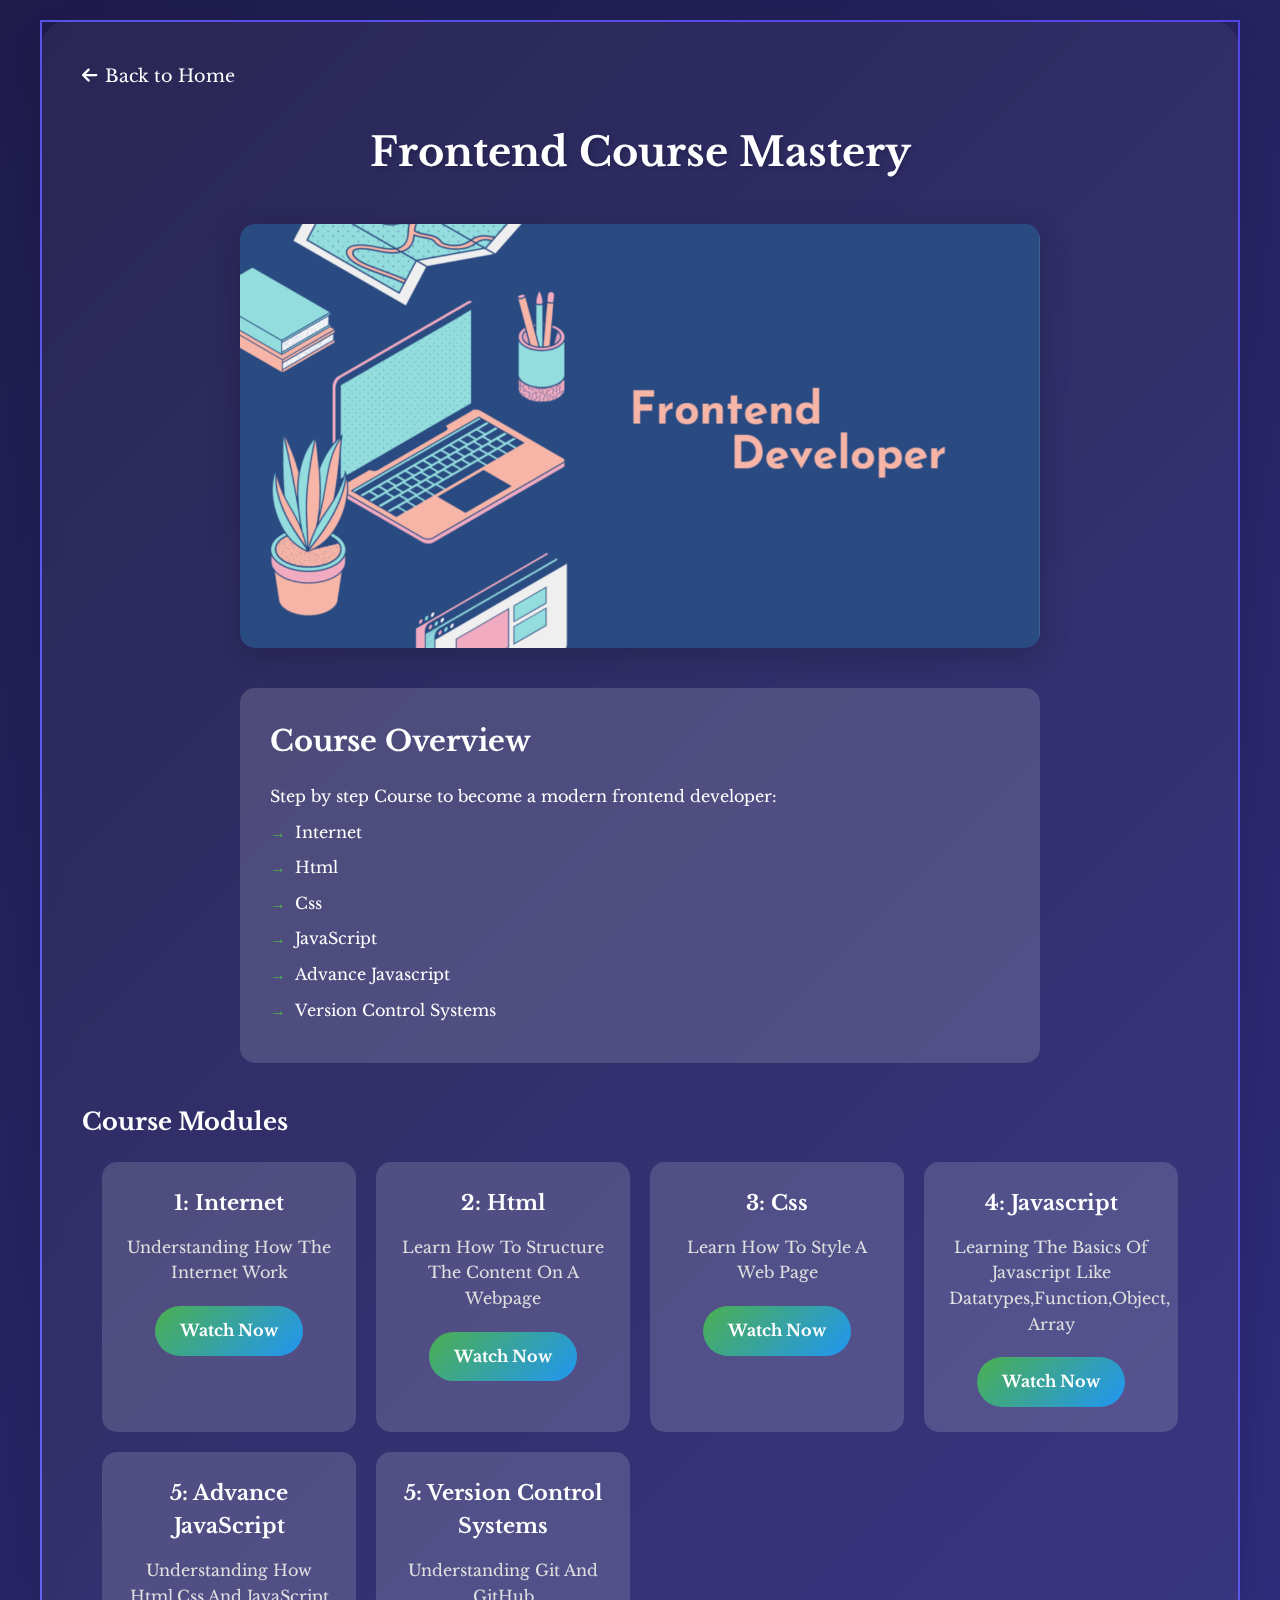
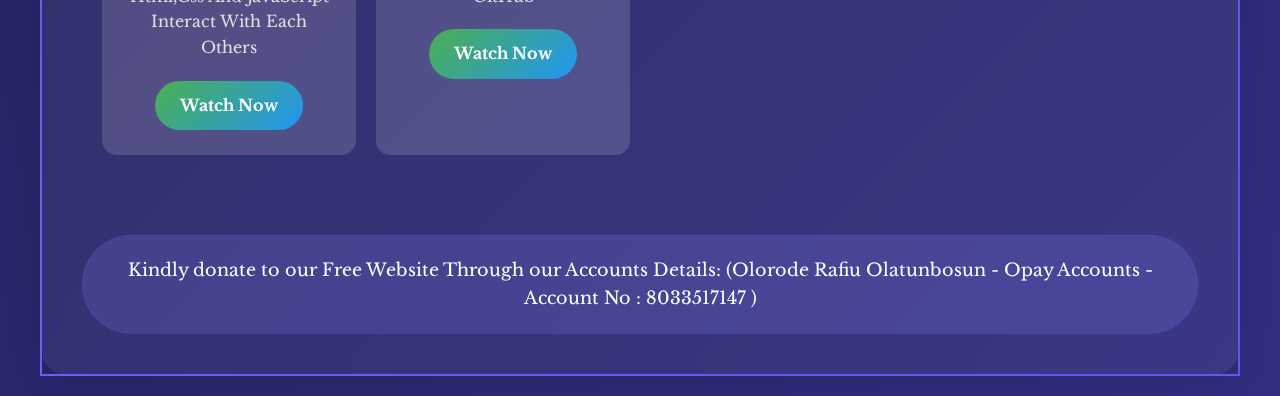
<file: Frontend.html>
<!DOCTYPE html>
<html lang="en">
<head>
    <meta charset="UTF-8">
    <meta name="viewport" content="width=device-width, initial-scale=1.0">
    <meta http-equiv="X-UA-Compatible" content="ie=edge">
    <link rel="stylesheet" href="style.css">
    <link rel="preconnect" href="https://fonts.googleapis.com">
    <link rel="preconnect" href="https://fonts.gstatic.com" crossorigin>
    <link href="https://fonts.googleapis.com/css2?family=Libre+Baskerville:ital,wght@0,400;0,700;1,400&family=Roboto:ital,wght@0,100..900;1,100..900&display=swap" rel="stylesheet">
    <link rel="stylesheet" href="https://cdnjs.cloudflare.com/ajax/libs/font-awesome/6.5.1/css/all.min.css">
    <title>Frontend Course - Bosun Olorode</title>
</head>
<body>
    <div class="main-container course-page">
        <a href="index.html" class="back-button"><i class="fas fa-arrow-left"></i> Back to Home</a>
        <h1 class="course-title">Frontend Course Mastery</h1>
        <div id="courseContent" class="course-content">
            <div class="course-header-image">
                <img src="IMAGES/Frontend img.png" alt="Frontend image" class="header-image">
            </div>
            <div class="course-description">
                <h2>Course Overview</h2>
                <p>Step by step Course to become a modern frontend developer:</p>
                <ul>
                    <li>Internet</li>
                    <li>Html</li>
                    <li>Css</li>
                    <li>JavaScript</li>
                    <li>Advance Javascript</li>
                    <li>Version Control Systems</li>
                </ul>
            </div>
            <div class="course-modules">
                <h2>Course Modules</h2>
                <div class="module-grid">
                    <div class="module-card">
                        <h3>1: Internet</h3>
                        <p>Understanding How The Internet Work</p>
                        <a href="https://youtu.be/LgXzzu68j7M?si=tizYf6fe2-fugsJY" class="module-button" target="_blank" rel="noopener">Watch Now</a>
                    </div>
                    <div class="module-card">
                        <h3>2: Html</h3>
                        <p>Learn How To Structure The Content On A Webpage</p>
                        <a href="https://youtube.com/playlist?list=PLZPZq0r_RZOPoNttk9beDhO_Bu5DA-xwP&si=BX933YjrekN1KSHb" class="module-button" target="_blank" rel="noopener" >Watch Now</a>
                    </div>
                    <div class="module-card">
                        <h3>3: Css</h3>
                        <p>Learn How To Style A Web Page</p>
                        <a href="https://youtube.com/playlist?list=PLZPZq0r_RZOONc3kkuRmBOlj67YAG6jqo&si=i4MdpI1lwO3jc2V0" class="module-button" target="_blank" rel="noopener">Watch Now</a>
                    </div>
                    <div class="module-card">
                        <h3>4: Javascript</h3>
                        <p>Learning The Basics Of Javascript Like Datatypes,Function,Object, Array</p>
                        <a href="https://youtu.be/Zi-Q0t4gMC8?si=GINOkzWtwUV-Ln1S" class="module-button" target="_blank" rel="noopener">Watch Now</a>
                    </div>
                    <div class="module-card">
                        <h3>5: Advance JavaScript</h3>
                        <p>Understanding How Html,Css And JavaScript Interact With Each Others </p>
                        <a href="https://youtube.com/playlist?list=PLZPZq0r_RZOMRMjHB_IEBjOW_ufr00yG1&si=CwnJlqUuHTtA9g-7" class="module-button" target="_blank" rel="noopener">Watch Now</a>
                    </div>
                    <div class="module-card">
                        <h3>5: Version Control Systems</h3>
                        <p>Understanding Git And GitHub</p>
                        <a href="https://youtu.be/RGOj5yH7evk?si=EqX334s64qLMd1qD" class="module-button" target="_blank" rel="noopener">Watch Now</a>
                    </div>
                </div>
            </div>
            <div class="donation-container">
            <p class="donation-message">
                Kindly donate to our Free Website Through our Accounts Details: (Olorode Rafiu Olatunbosun - Opay Accounts - Account No : 8033517147 )
            </p>
        </div>
        </div>
    </div>
</body>
</html>
</file>
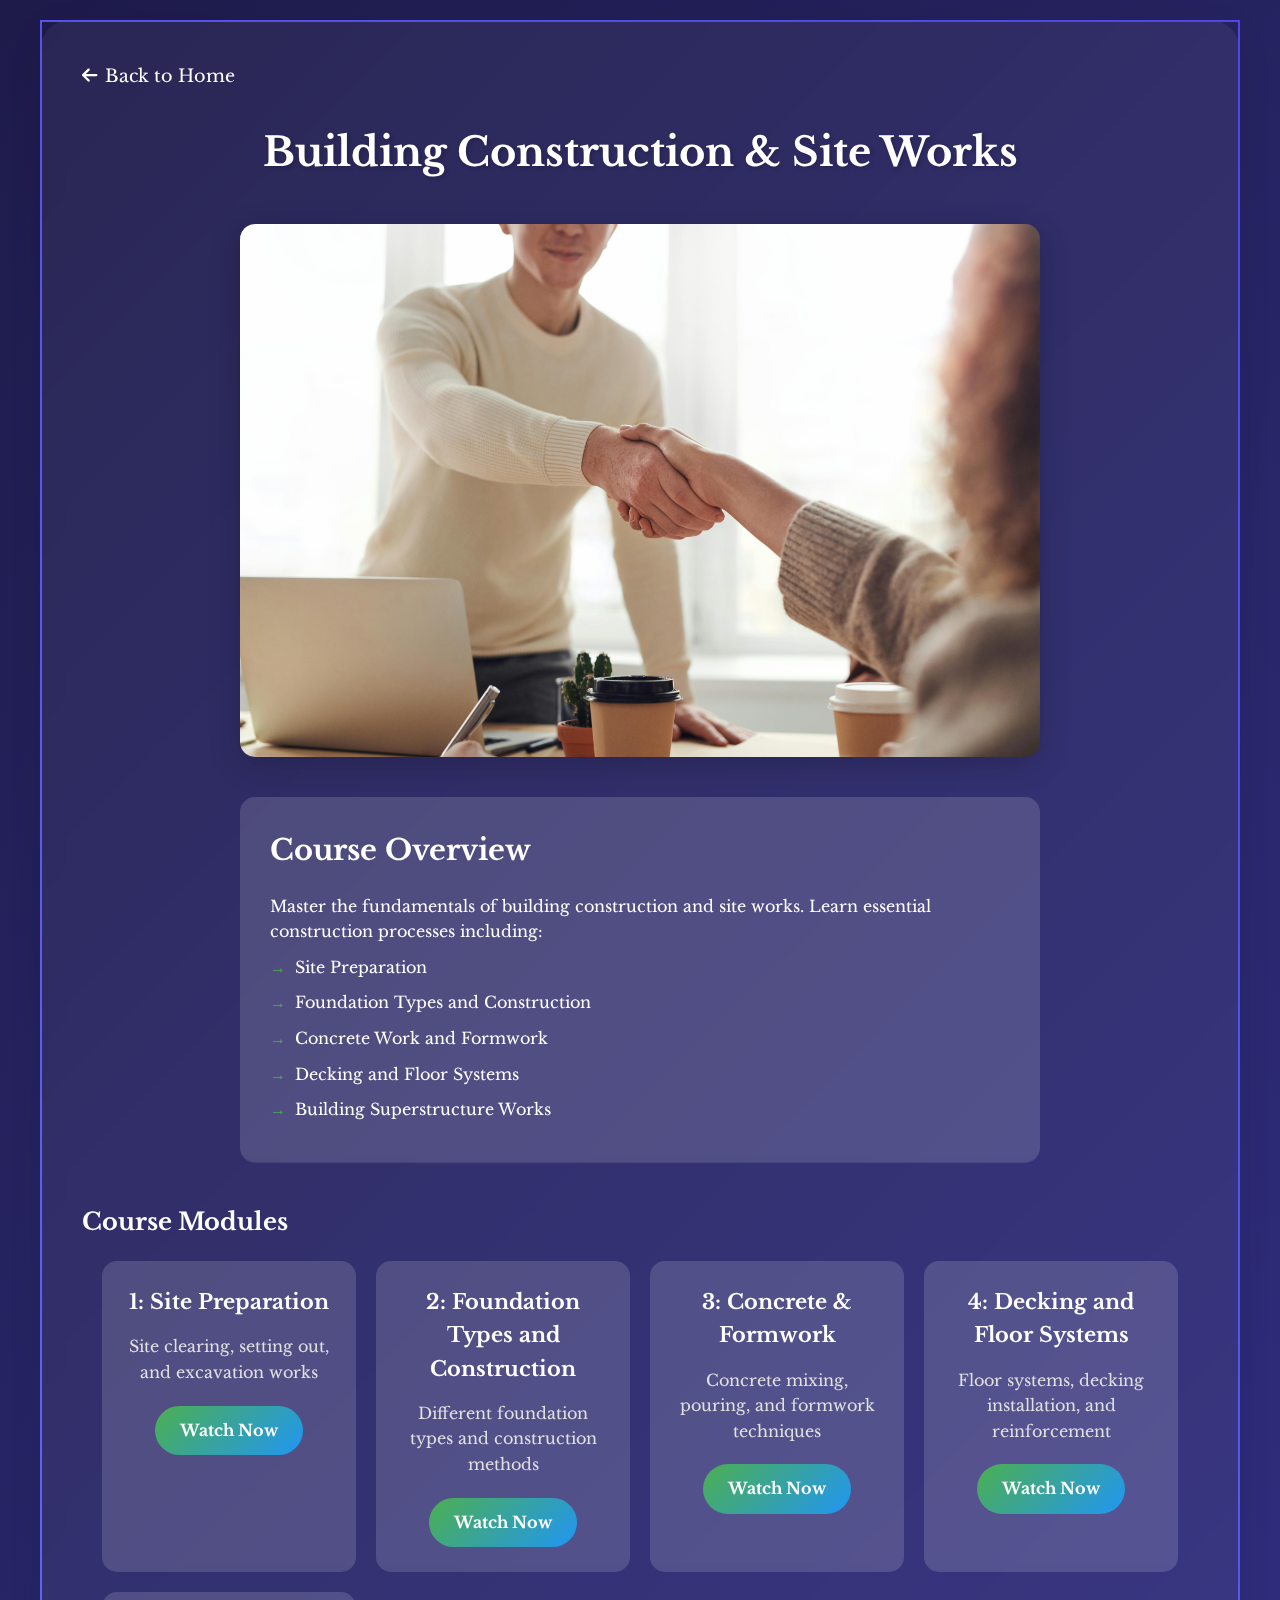
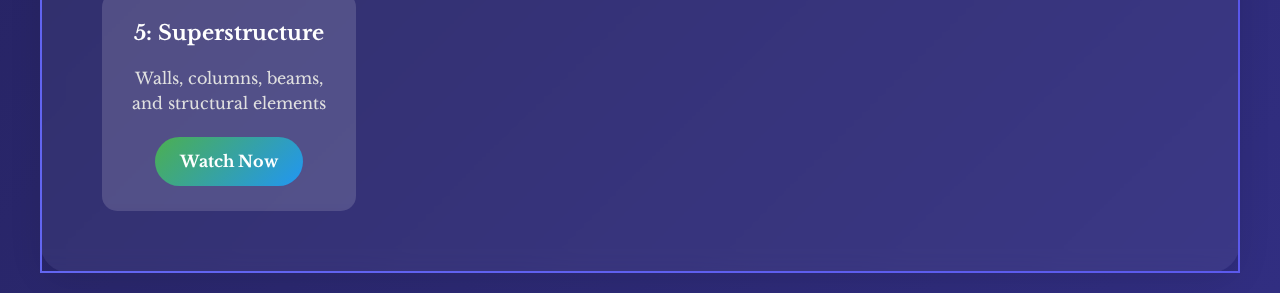
<file: project-management.html>
<!DOCTYPE html>
<html lang="en">
<head>
    <meta charset="UTF-8">
    <meta name="viewport" content="width=device-width, initial-scale=1.0">
    <meta http-equiv="X-UA-Compatible" content="ie=edge">
    <link rel="stylesheet" href="style.css">
    <link rel="preconnect" href="https://fonts.googleapis.com">
    <link rel="preconnect" href="https://fonts.gstatic.com" crossorigin>
    <link href="https://fonts.googleapis.com/css2?family=Libre+Baskerville:ital,wght@0,400;0,700;1,400&family=Roboto:ital,wght@0,100..900;1,100..900&display=swap" rel="stylesheet">
    <link rel="stylesheet" href="https://cdnjs.cloudflare.com/ajax/libs/font-awesome/6.5.1/css/all.min.css">
    <title>Project Management Course - Bosun Olorode</title>
</head>
<body>
    <div class="main-container course-page">
        <a href="index.html" class="back-button"><i class="fas fa-arrow-left"></i> Back to Home</a>
        <h1 class="course-title">Building Construction & Site Works</h1>
        <div class="course-content">
            <div class="course-header-image">
                <img src="IMAGES/project-management-header.jpg" alt="Building Construction & Site Works" class="header-image">
            </div>
            <div class="course-description">
                <h2>Course Overview</h2>
                <p>Master the fundamentals of building construction and site works. Learn essential construction processes including:</p>
                <ul>
                    <li>Site Preparation</li>
                    <li>Foundation Types and Construction</li>
                    <li>Concrete Work and Formwork</li>
                    <li>Decking and Floor Systems</li>
                    <li>Building Superstructure Works</li>
                </ul>
            </div>
            <div class="course-modules">
                <h2>Course Modules</h2>
                <div class="module-grid">
                    <div class="module-card">
                        <h3>1: Site Preparation</h3>
                        <p>Site clearing, setting out, and excavation works</p>
                        <a href="https://youtube.com/playlist?list=PLni94M13ZdKZW4CeM2bdDZcHolwZNSHr9&si=0PEOQ5l-bZMNhU7R" class="module-button" target="_blank" rel="noopener">Watch Now</a>
                    </div>
                    <div class="module-card">
                        <h3>2: Foundation Types and Construction</h3>
                        <p>Different foundation types and construction methods</p>
                        <a href="https://youtu.be/IKy3bFTkS7I?si=ulOFeV40hSNnk2Iv" class="module-button" target="_blank" rel="noopener">Watch Now</a>
                    </div>
                    <div class="module-card">
                        <h3>3: Concrete & Formwork</h3>
                        <p>Concrete mixing, pouring, and formwork techniques</p>
                        <a href="https://youtube.com/playlist?list=PLav41l6sb3G-JQMH_F8LJtdV2y2q2hyJ9&si=LdmlOIEm6xR1OT4U" class="module-button" target="_blank" rel="noopener">Watch Now</a>
                    </div>
                    <div class="module-card">
                        <h3>4: Decking and Floor Systems</h3>
                        <p>Floor systems, decking installation, and reinforcement</p>
                        <a href="https://www.youtube.com/live/dMDWPUIThFs?si=RQ3RdLE-155E0miF" class="module-button" target="_blank" rel="noopener">Watch Now</a>
                    </div>
                    <div class="module-card">
                        <h3>5: Superstructure</h3>
                        <p>Walls, columns, beams, and structural elements</p>
                        <a href="https://youtu.be/862woJhyXjw?si=L3pkvgY4QS-fm_uI" class="module-button" target="_blank" rel="noopener">Watch Now</a>
                    </div>
                </div>
            </div>
        </div>
    </div>
</body>
</html>
</file>
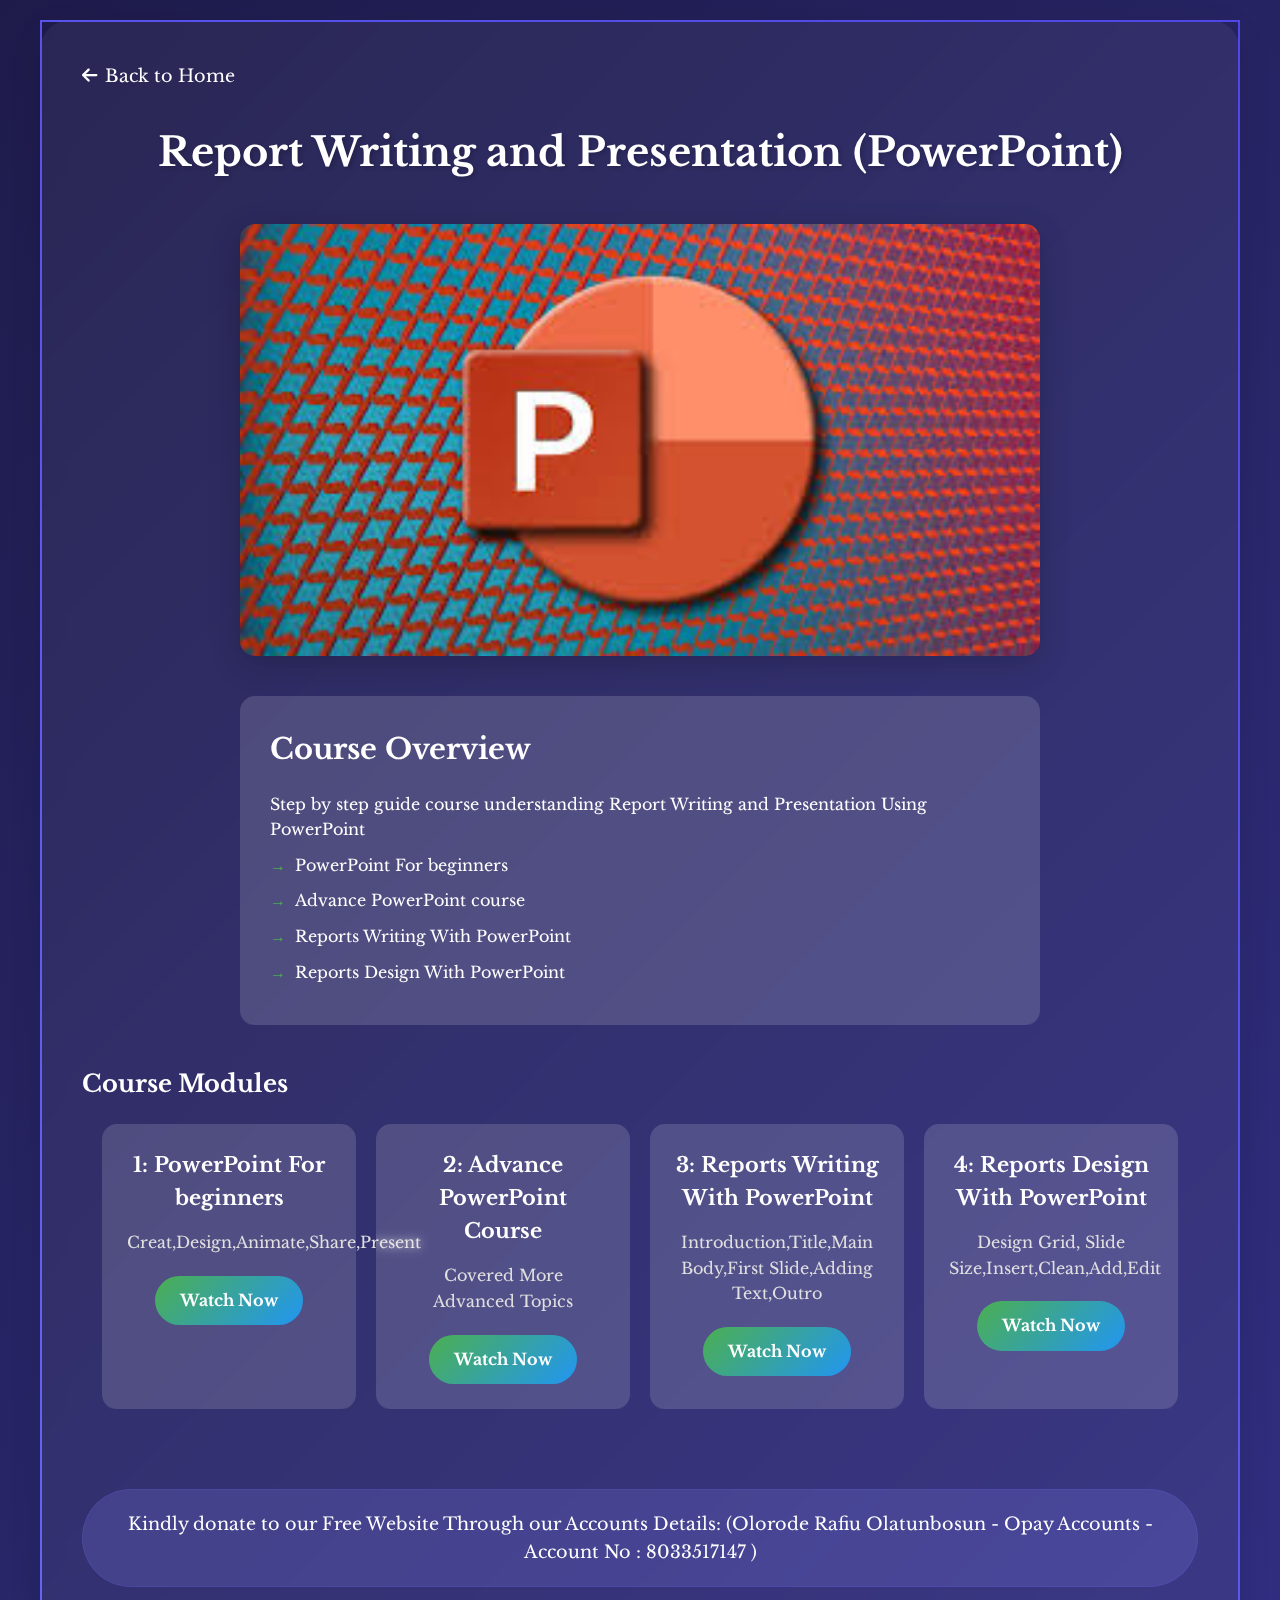
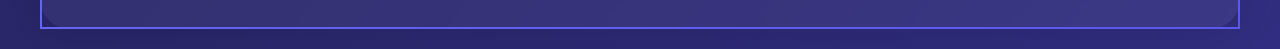
<file: Report Writing and Presentation.html>
<!DOCTYPE html>
<html lang="en">
<head>
    <meta charset="UTF-8">
    <meta name="viewport" content="width=device-width, initial-scale=1.0">
    <meta http-equiv="X-UA-Compatible" content="ie=edge">
    <link rel="stylesheet" href="style.css">
    <link rel="preconnect" href="https://fonts.googleapis.com">
    <link rel="preconnect" href="https://fonts.gstatic.com" crossorigin>
    <link href="https://fonts.googleapis.com/css2?family=Libre+Baskerville:ital,wght@0,400;0,700;1,400&family=Roboto:ital,wght@0,100..900;1,100..900&display=swap" rel="stylesheet">
    <link rel="stylesheet" href="https://cdnjs.cloudflare.com/ajax/libs/font-awesome/6.5.1/css/all.min.css">
    <title>Report Writing and Presentation Course - Bosun Olorode</title>
</head>
<body>
    <div class="main-container course-page">
        <a href="index.html" class="back-button"><i class="fas fa-arrow-left"></i> Back to Home</a>
        <h1 class="course-title">Report Writing and Presentation (PowerPoint)</h1>
        <div class="course-content">
            <div class="course-header-image">
                <img src="IMAGES/Power point img.jpeg" alt="Building Construction & Site Works" class="header-image">
            </div>
            <div class="course-description">
                <h2>Course Overview</h2>
                <p>Step by step guide course understanding Report Writing and Presentation Using PowerPoint</p>
                <ul>
                    <li>PowerPoint For beginners</li>
                    <li>Advance PowerPoint course</li>
                    <li>Reports Writing With PowerPoint</li>
                    <li>Reports Design With PowerPoint</li>
                    
                </ul>
            </div>
            <div class="course-modules">
                <h2>Course Modules</h2>
                <div class="module-grid">
                    <div class="module-card">
                        <h3>1: PowerPoint For beginners</h3>
                        <p>Creat,Design,Animate,Share,Present</p>
                        <a href="https://youtu.be/l5Ij7nUy9UQ?si=XFILi45uhnnVa6-E" class="module-button" target="_blank" rel="noopener">Watch Now</a>
                    </div>
                    <div class="module-card">
                        <h3>2: Advance PowerPoint Course</h3>
                        <p>Covered More Advanced Topics</p>
                        <a href="https://youtube.com/playlist?list=PL9JXijPgP8flY9bcSv-kjZAcIUPSSlSxB&si=CHssFX_4UqVO5FOP" class="module-button" target="_blank" rel="noopener">Watch Now</a>
                    </div>
                    <div class="module-card">
                        <h3>3: Reports Writing With PowerPoint </h3>
                        <p>Introduction,Title,Main Body,First Slide,Adding Text,Outro </p>
                        <a href="https://youtu.be/yb5mNvpdq4c?si=vzQbFNQENLpq_Bln" class="module-button" target="_blank" rel="noopener">Watch Now</a>
                    </div>
                    <div class="module-card">
                        <h3>4: Reports Design With PowerPoint</h3>
                        <p>Design Grid, Slide Size,Insert,Clean,Add,Edit</p>
                        <a href="https://youtube.com/playlist?list=PLewYEwnVfvNOaQxfAcy-KvlbytyhH0PD5&si=p2RVb3nFklA98pNw" class="module-button" target="_blank" rel="noopener">Watch Now</a>
                    </div>
                   
                </div>
            </div>
            <div class="donation-container">
            <p class="donation-message">
                Kindly donate to our Free Website Through our Accounts Details: (Olorode Rafiu Olatunbosun - Opay Accounts - Account No : 8033517147 )
            </p>
        </div>
        </div>
    </div>
</body>
</html>
</file>
<file: style.css>
/* Enhanced Global Styles */
:root {
    --primary-color: #6366f1;
    --secondary-color: #4f46e5;
    --accent-color: #818cf8;
    --gradient-start: #1e1b4b;
    --gradient-end: #312e81;
    --card-bg: rgba(255, 255, 255, 0.1);
    --hover-color: #a5b4fc;
    --text-primary: #ffffff;
    --text-secondary: rgba(255, 255, 255, 0.8);
    --button-gradient: linear-gradient(135deg, #6366f1, #4f46e5);
    --button-hover: linear-gradient(135deg, #4f46e5, #6366f1);
    --transition: all 0.3s ease;
}

* {
    margin: 0;
    padding: 0;
    box-sizing: border-box;
    font-family: "Libre Baskerville", serif;
}

body {
    min-height: 100vh;
    background: linear-gradient(135deg, var(--gradient-start), var(--gradient-end));
    margin: 0;
    padding: 20px;
    display: flex;
    justify-content: center;
    align-items: center;
    color: var(--text-primary);
    line-height: 1.6;
}

/* Enhanced Container Styles */
.main-container {
    background: rgba(255, 255, 255, 0.05);
    -webkit-backdrop-filter: blur(10px);
    backdrop-filter: blur(10px);
    border-radius: 30px;
    padding: 40px;
    width: 100%;
    max-width: 1200px;
    box-shadow: 0 8px 32px rgba(0, 0, 0, 0.1);
    border: 2px solid;
    border-image: linear-gradient(45deg, var(--primary-color), var(--secondary-color)) 1;
    animation: gradientBorder 8s infinite;
    animation: fadeInScale 0.8s ease-out;
}

/* Enhanced Profile Section */
.profile-image {
    width: 200px;
    height: 200px;
    border-radius: 50%;
    display: block;
    margin: 0 auto;
    object-fit: cover;
    border: 4px solid var(--primary-color);
    box-shadow: 0 0 20px rgba(99, 102, 241, 0.2);
    animation: profileImageLoad 1s ease-out, float 6s ease-in-out infinite;
    transition: transform 0.5s ease, border-color 0.3s ease;
}

.profile-image:hover {
    transform: scale(1.05) rotate(5deg);
    border-color: var(--accent-color);
    box-shadow: 0 0 30px rgba(99, 102, 241, 0.3);
}

.profile-container {
    text-align: center;
    margin-top: 30px;
    animation: slideUp 0.8s ease-out;
}

.profile-container h1 {
    font-size: 2.8em;
    margin-bottom: 15px;
    text-shadow: 2px 2px 4px rgba(0, 0, 0, 0.2);
    background: linear-gradient(45deg, #fff, var(--accent-color));
    background-clip: text;
    -webkit-background-clip: text;
    -webkit-text-fill-color: transparent;
    position: relative;
}

.profile-container h1::after {
    content: '';
    position: absolute;
    bottom: -5px;
    left: 50%;
    transform: translateX(-50%);
    width: 50%;
    height: 2px;
    background: linear-gradient(90deg, transparent, var(--accent-color), transparent);
}

/* Enhanced Social Icons */
.social-icons {
    display: flex;
    justify-content: center;
    gap: 25px;
    margin-top: 30px;
    animation: fadeIn 1s ease-out;
    perspective: 1000px;
}

.social-icon {
    position: relative;
    color: var(--text-primary);
    font-size: 24px;
    transition: all 0.3s ease;
    padding: 12px;
    border-radius: 50%;
    background: linear-gradient(135deg, rgba(99, 102, 241, 0.1), rgba(79, 70, 229, 0.1));
    display: flex;
    align-items: center;
    justify-content: center;
    width: 50px;
    height: 50px;
    -webkit-backdrop-filter: blur(5px);
    backdrop-filter: blur(5px);
    transform-style: preserve-3d;
    border: 1px solid rgba(255, 255, 255, 0.1);
}

.social-icon:hover {
    transform: translateY(-5px) rotateY(15deg);
    background: linear-gradient(135deg, rgba(99, 102, 241, 0.2), rgba(79, 70, 229, 0.2));
    box-shadow: 0 0 15px rgba(99, 102, 241, 0.3);
    border-color: var(--accent-color);
}

.social-icon::after {
    content: '';
    position: absolute;
    width: 100%;
    height: 100%;
    border-radius: 50%;
    border: 2px solid rgba(255, 255, 255, 0.2);
    animation: pulseRing 2s infinite;
    opacity: 0;
}

.social-icon:hover::after {
    opacity: 1;
}

.fa-facebook:hover {
    color: #4f46e5;
}

.fa-instagram:hover {
    color: #818cf8;
}

.fa-tiktok:hover {
    color: #a5b4fc;
}

.fa-phone:hover {
    color: #6366f1;
}

.fa-envelope:hover {
    color: #818cf8;
}

.fa-whatsapp:hover {
    color: #4f46e5;
}

/* Enhanced Course Section */
.courses-section {
    margin-top: 60px;
    animation: slideUp 1s ease-out;
}

.section-title {
    font-size: 2.4em;
    text-align: center;
    margin-bottom: 40px;
    color: white;
    text-shadow: 2px 2px 4px rgba(0, 0, 0, 0.2);
    position: relative;
    padding-bottom: 15px;
    position: relative;
    display: inline-block;
    padding: 0 20px;
}

.section-title::after {
    content: '';
    position: absolute;
    bottom: 0;
    left: 50%;
    transform: translateX(-50%);
    width: 100px;
    height: 3px;
    background: linear-gradient(to right, transparent, var(--accent-color), transparent);
}

.section-title::before,
.section-title::after {
    content: '';
    position: absolute;
    top: 50%;
    width: 50px;
    height: 2px;
    background: linear-gradient(90deg, transparent, var(--primary-color));
}

.section-title::before {
    left: -60px;
    transform: scaleX(-1);
}

.section-title::after {
    right: -60px;
}

.courses-grid {
    display: grid;
    grid-template-columns: repeat(auto-fit, minmax(280px, 1fr));
    gap: 30px;
    padding: 20px;
}

.course-card {
    position: relative;
    background: rgba(99, 102, 241, 0.1);
    -webkit-backdrop-filter: blur(10px);
    backdrop-filter: blur(10px);
    border: 1px solid rgba(255, 255, 255, 0.1);
    box-shadow: 0 8px 32px rgba(0, 0, 0, 0.1);
    transform-style: preserve-3d;
    perspective: 1000px;
    border-radius: 20px;
    padding: 30px;
    text-align: center;
    transition: var(--transition);
    overflow: hidden;
    animation: colorPulse 4s infinite;
}

.course-card::before {
    content: '';
    position: absolute;
    top: -1px;
    left: -1px;
    right: -1px;
    bottom: -1px;
    background: linear-gradient(45deg, var(--primary-color), var(--secondary-color));
    border-radius: 20px;
    z-index: -1;
    opacity: 0;
    transition: opacity 0.3s ease;
}

.course-card::after {
    content: '';
    position: absolute;
    top: 0;
    right: 0;
    width: 5px;
    height: 100%;
    background: linear-gradient(to bottom, var(--primary-color), var(--secondary-color));
    transition: var(--transition);
    opacity: 0;
}

.course-card:hover::before {
    opacity: 1;
}

.course-card:hover::after {
    opacity: 1;
}

.course-card:hover {
    transform: translateY(-10px) rotateX(5deg);
    box-shadow: 0 8px 32px rgba(99, 102, 241, 0.2);
    border-color: var(--accent-color);
}

.course-card h2 {
    font-size: 1.6em;
    margin-bottom: 15px;
    color: white;
    line-height: 1.4;
    transition: transform 0.3s ease;
    position: relative;
    display: inline-block;
    background: linear-gradient(45deg, var(--text-primary), var(--accent-color));
    background-clip: text;
    -webkit-background-clip: text;
    -webkit-text-fill-color: transparent;
    transition: all 0.3s ease;
}

.course-card h2::after {
    content: '';
    position: absolute;
    left: 0;
    bottom: -5px;
    width: 0;
    height: 2px;
    background: linear-gradient(90deg, var(--primary-color), var(--secondary-color));
    transition: width 0.3s ease;
}

.course-card:hover h2::after {
    width: 100%;
}

.course-card:hover h2 {
    transform: translateY(-3px);
    color: var(--primary-color);
    background: linear-gradient(45deg, var(--accent-color), var(--primary-color));
    background-clip: text;
    -webkit-background-clip: text;
}

.course-card p {
    color: var(--text-secondary);
    margin-bottom: 25px;
    font-size: 1.1em;
}

.course-button {
    display: inline-flex;
    align-items: center;
    gap: 10px;
    background: linear-gradient(135deg, var(--primary-color), var(--secondary-color));
    color: white;
    padding: 12px 25px;
    border-radius: 25px;
    text-decoration: none;
    font-weight: bold;
    transition: var(--transition);
    position: relative;
    overflow: hidden;
    box-shadow: 0 4px 15px rgba(99, 102, 241, 0.2);
    border: none;
    letter-spacing: 0.5px;
    z-index: 1;
}

.course-button::before {
    content: '';
    position: absolute;
    top: 0;
    left: 0;
    width: 100%;
    height: 100%;
    background: linear-gradient(90deg, transparent, rgba(255, 255, 255, 0.2), transparent);
    transform: translateX(-100%);
    transition: transform 0.6s ease;
    z-index: -1;
}

.course-button:hover {
    transform: translateY(-3px);
    box-shadow: 0 8px 25px rgba(99, 102, 241, 0.3);
    background: linear-gradient(135deg, var(--secondary-color), var(--primary-color));
    letter-spacing: 1px;
}

.course-button:hover::before {
    transform: translateX(100%);
}

.course-button i {
    transition: transform 0.3s ease;
}

.course-button:hover i {
    transform: translateX(5px);
}

/* Enhanced Donation Section */
.donation-container {
    margin-top: 60px;
    text-align: center;
    animation: fadeIn 1s ease-out;
}

.donation-message {
    background: rgba(99, 102, 241, 0.15);
    padding: 20px 30px;
    border-radius: 50px;
    display: inline-block;
    -webkit-backdrop-filter: blur(5px);
    backdrop-filter: blur(5px);
    border: 1px solid rgba(99, 102, 241, 0.2);
    transition: var(--transition);
    font-size: 1.1em;
}

.donation-message:hover {
    transform: translateY(-5px);
    box-shadow: 0 10px 20px rgba(0, 0, 0, 0.1);
    background: rgba(99, 102, 241, 0.2);
    border-color: var(--accent-color);
}

/* Course Page Specific Styles */
.course-page {
    padding: 40px;
}

.back-button {
    display: inline-flex;
    align-items: center;
    gap: 8px;
    color: white;
    text-decoration: none;
    font-size: 1.1em;
    margin-bottom: 30px;
    transition: transform 0.3s ease;
}

.back-button:hover {
    transform: translateX(-5px);
}

.course-title {
    color: white;
    font-size: 2.5em;
    text-align: center;
    margin-bottom: 40px;
    text-shadow: 2px 2px 4px rgba(0, 0, 0, 0.2);
}

.course-header-image {
    width: 100%;
    max-width: 800px;
    margin: 0 auto 40px;
    border-radius: 15px;
    overflow: hidden;
    box-shadow: 0 8px 32px rgba(0, 0, 0, 0.2);
}

.header-image {
    width: 100%;
    height: auto;
    display: block;
    transition: transform 0.3s ease;
}

.course-header-image:hover .header-image {
    transform: scale(1.02);
}

/* Remove old video container styles */
.video-container {
    display: none;
}

.course-description {
    max-width: 800px;
    margin: 0 auto 40px;
    color: white;
    padding: 30px;
    background: rgba(255, 255, 255, 0.1);
    border-radius: 15px;
    -webkit-backdrop-filter: blur(5px);
    backdrop-filter: blur(5px);
}

.course-description h2 {
    margin-bottom: 20px;
    font-size: 1.8em;
}

.course-description ul {
    list-style-type: none;
    padding: 0;
}

.course-description li {
    margin: 10px 0;
    padding-left: 25px;
    position: relative;
}

.course-description li:before {
    content: "→";
    position: absolute;
    left: 0;
    color: #4CAF50;
}

.module-grid {
    display: grid;
    grid-template-columns: repeat(auto-fit, minmax(220px, 1fr));
    gap: 20px;
    padding: 20px;
    max-width: 1400px;
    margin: 0 auto;
}

.module-card {
    background: rgba(255, 255, 255, 0.1);
    padding: 25px;
    border-radius: 15px;
    text-align: center;
    transition: transform 0.3s ease, box-shadow 0.3s ease;
    -webkit-backdrop-filter: blur(5px);
    backdrop-filter: blur(5px);
}

.module-card:hover {
    transform: translateY(-5px);
    box-shadow: 0 10px 20px rgba(0, 0, 0, 0.2);
}

.module-card h3 {
    color: white;
    margin-bottom: 15px;
    font-size: 1.3em;
}

.module-card p {
    color: #e0e0e0;
    margin-bottom: 20px;
}

.module-button {
    display: inline-flex;
    align-items: center;
    gap: 10px;
    background: linear-gradient(135deg, #4CAF50, #2196F3);
    color: white;
    padding: 12px 25px;
    border-radius: 25px;
    text-decoration: none;
    font-weight: bold;
    transition: all 0.3s ease;
    position: relative;
    overflow: hidden;
}

.module-button:before {
    content: '';
    position: absolute;
    top: 0;
    left: -100%;
    width: 100%;
    height: 100%;
    background: linear-gradient(90deg, transparent, rgba(255,255,255,0.2), transparent);
    transition: 0.5s;
}

.module-button:hover:before {
    left: 100%;
}

.module-button:hover {
    transform: translateY(-3px);
    box-shadow: 0 5px 15px rgba(0,0,0,0.3);
    background: linear-gradient(135deg, #2196F3, #4CAF50);
}

.module-button:active {
    transform: translateY(1px);
}

.module-button:hover {
    background: linear-gradient(135deg, #2196F3, #4CAF50);
    transform: scale(1.05);
    box-shadow: 0 5px 15px rgba(0, 0, 0, 0.3);
}

/* Animations */
@keyframes fadeInScale {
    from {
        opacity: 0;
        transform: scale(0.95);
    }
    to {
        opacity: 1;
        transform: scale(1);
    }
}

@keyframes profileImageLoad {
    from {
        opacity: 0;
        transform: scale(0.8) rotate(-10deg);
    }
    to {
        opacity: 1;
        transform: scale(1) rotate(0);
    }
}

@keyframes slideUp {
    from {
        opacity: 0;
        transform: translateY(30px);
    }
    to {
        opacity: 1;
        transform: translateY(0);
    }
}

@keyframes fadeIn {
    from {
        opacity: 0;
    }
    to {
        opacity: 1;
    }
}

@keyframes pulseRing {
    0% {
        transform: scale(1);
        opacity: 0.5;
    }
    50% {
        transform: scale(1.2);
        opacity: 0;
    }
    100% {
        transform: scale(1);
        opacity: 0.5;
    }
}

@keyframes float {
    0%, 100% {
        transform: translateY(0);
    }
    50% {
        transform: translateY(-10px);
    }
}

/* Enhanced color animations */
@keyframes colorPulse {
    0% { border-color: rgba(255, 255, 255, 0.1); }
    50% { border-color: var(--accent-color); }
    100% { border-color: rgba(255, 255, 255, 0.1); }
}

/* Add gradient border animation */
@keyframes gradientBorder {
    0% { border-image: linear-gradient(45deg, var(--primary-color), var(--secondary-color)) 1; }
    50% { border-image: linear-gradient(45deg, var(--secondary-color), var(--accent-color)) 1; }
    100% { border-image: linear-gradient(45deg, var(--primary-color), var(--secondary-color)) 1; }
}

/* Loading animation */
.loading-container {
    display: flex;
    justify-content: center;
    align-items: center;
    min-height: 200px;
}

.loading-spinner {
    width: 50px;
    height: 50px;
    border: 3px solid var(--accent-color);
    border-radius: 50%;
    border-top-color: transparent;
    animation: spin 1s linear infinite;
}

@keyframes spin {
    0% { transform: rotate(0deg); }
    100% { transform: rotate(360deg); }
}

.content-fade-in {
    opacity: 0;
    animation: fadeIn 0.5s ease-in forwards;
}

.content-hidden {
    display: none;
}

/* Responsive Design */
@media (max-width: 768px) {
    .main-container {
        padding: 20px;
        border-radius: 20px;
    }

    .profile-image {
        width: 150px;
        height: 150px;
    }
    
    .course-button {
        padding: 10px 20px;
        font-size: 0.9em;
    }
    
    .social-icon {
        width: 40px;
        height: 40px;
        font-size: 18px;
    }
    
    .course-card {
        padding: 20px;
    }
}

/* Add smooth scrolling */
html {
    scroll-behavior: smooth;
}
</file>
